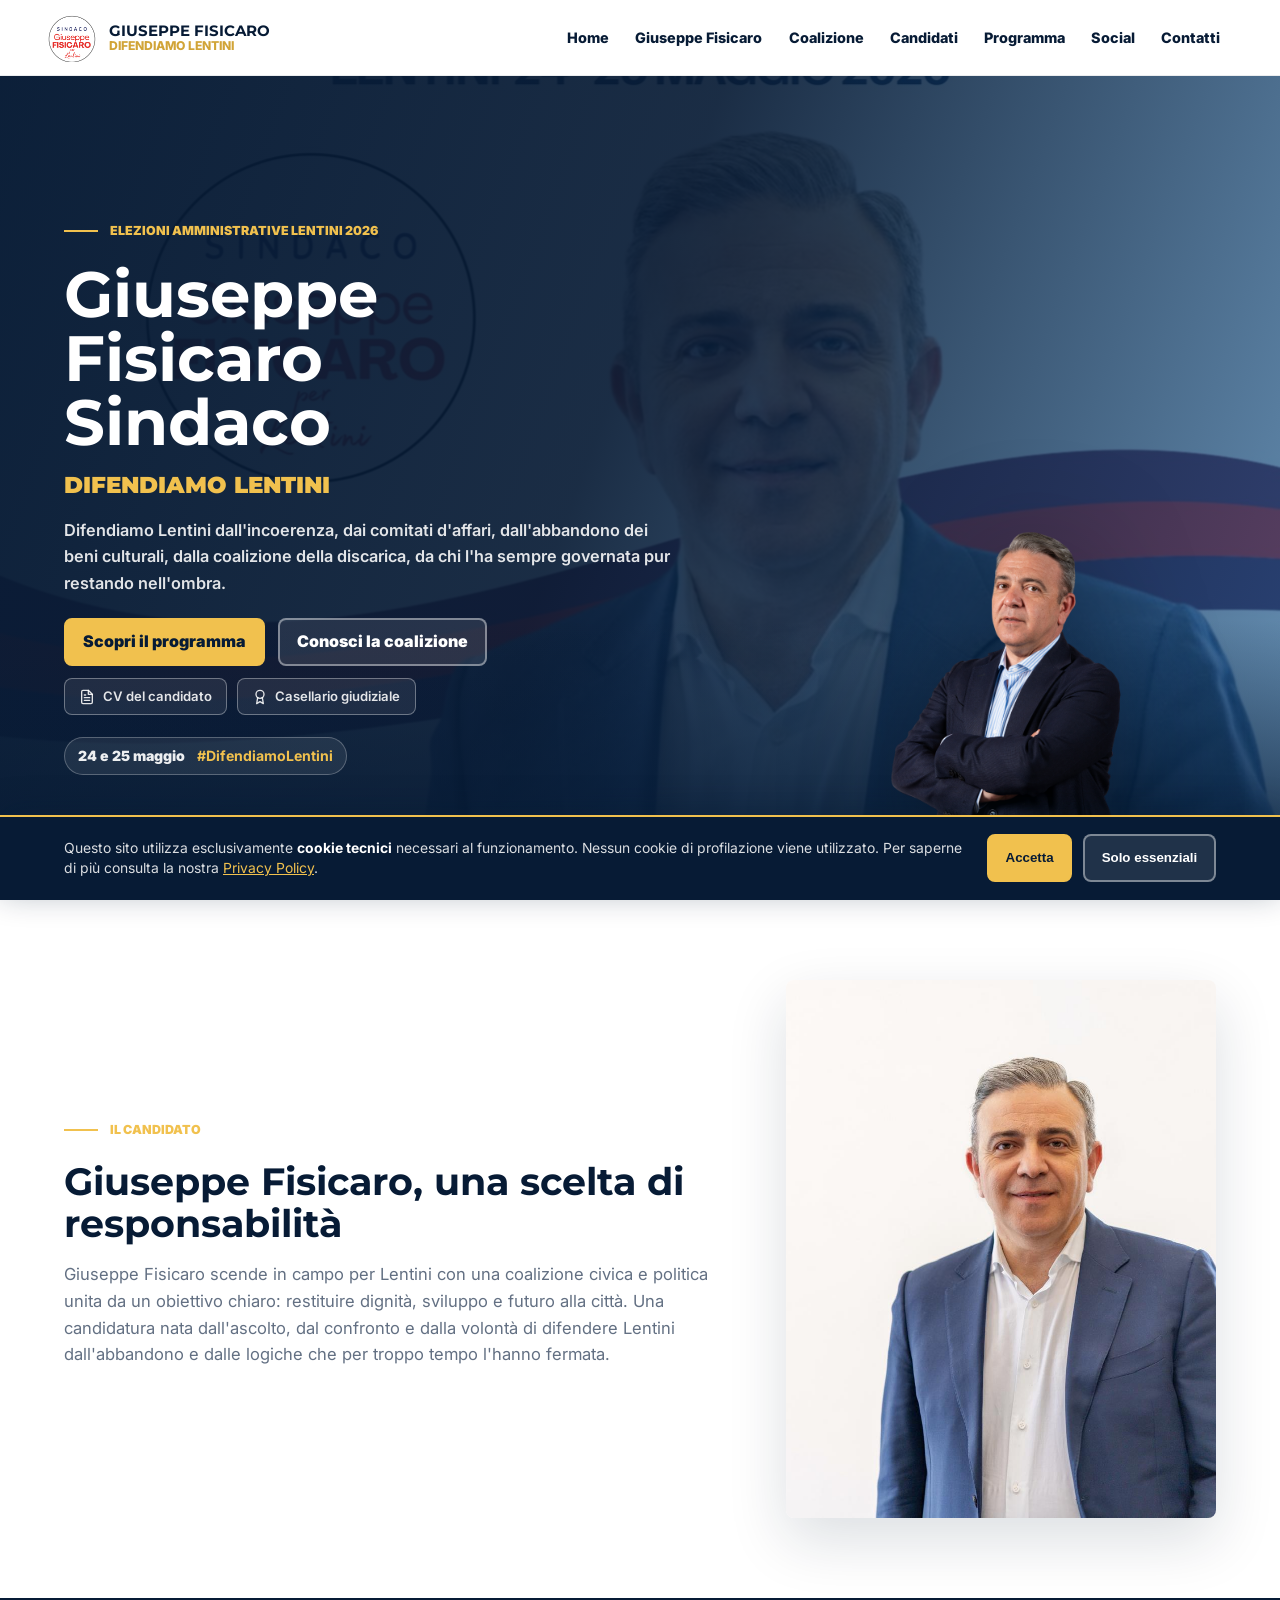
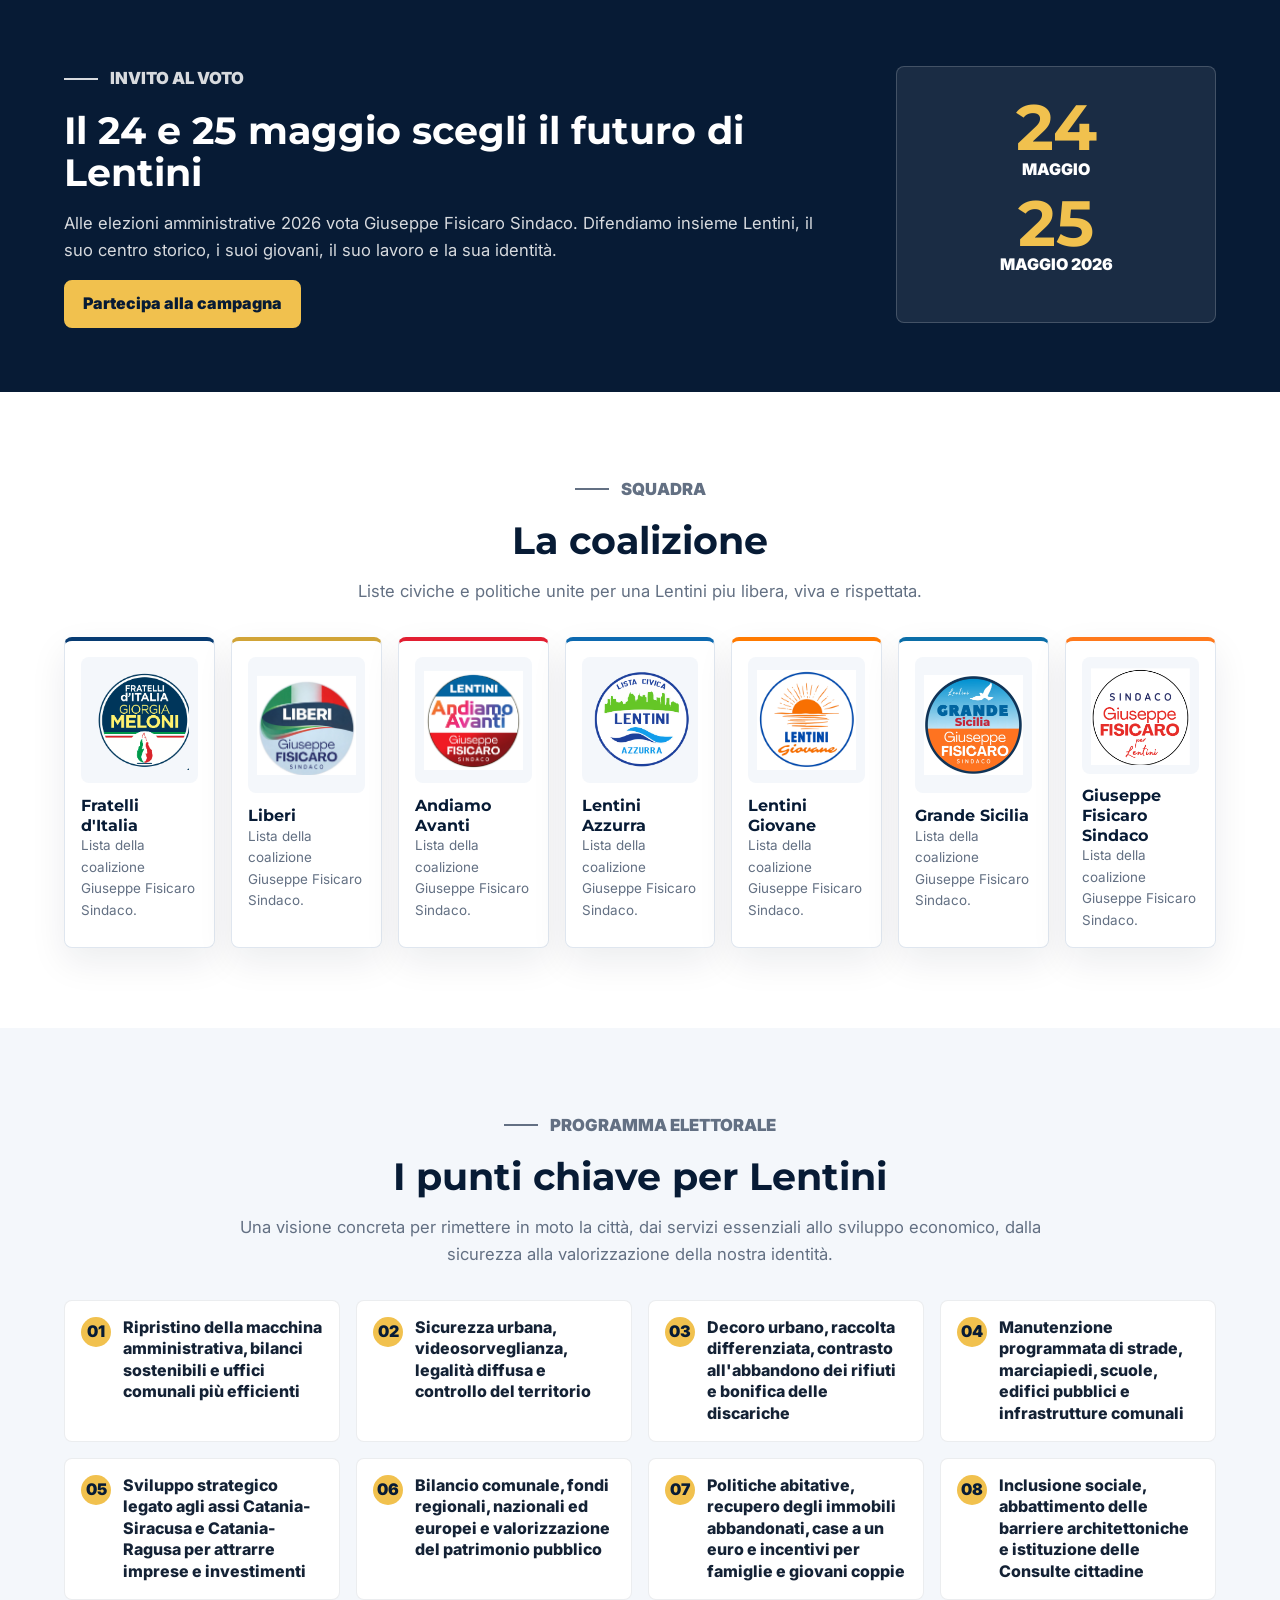
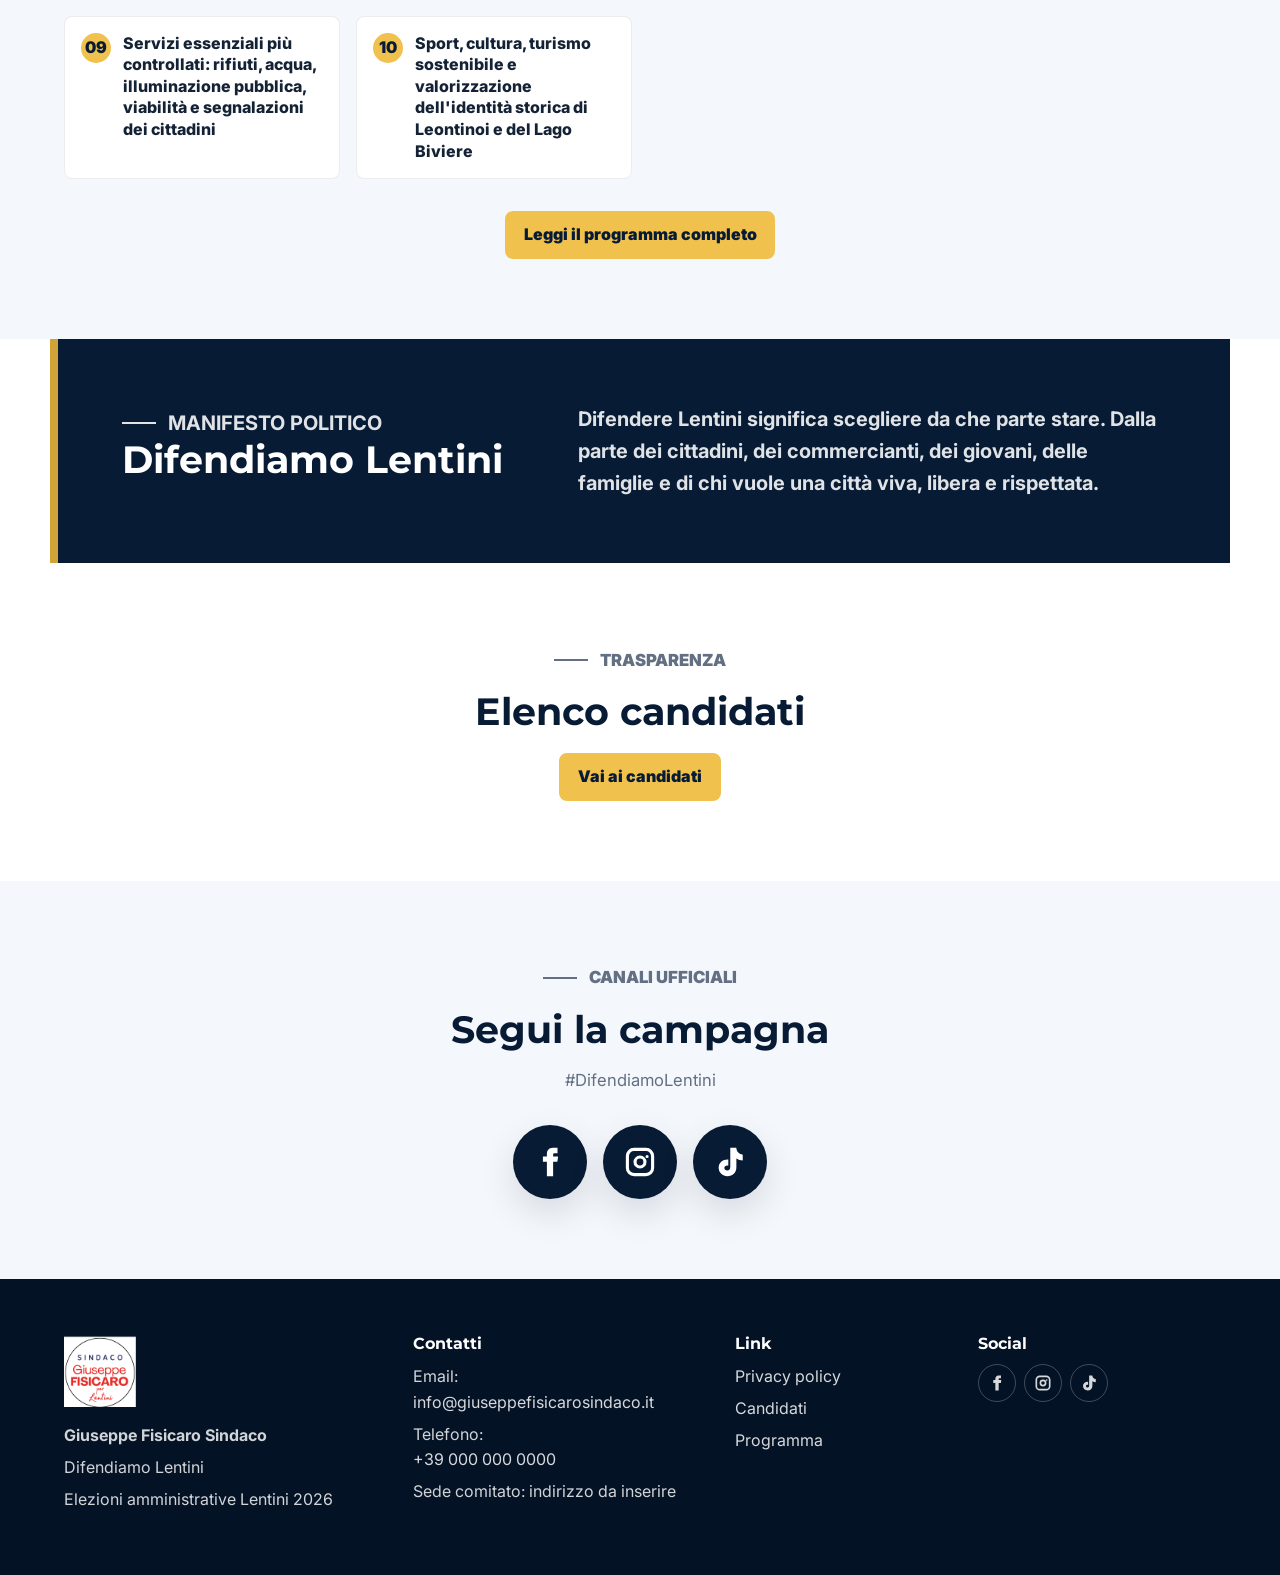
<file: index.html>
<!doctype html>
<html lang="it">
  <head>
    <meta charset="utf-8">
    <meta name="viewport" content="width=device-width, initial-scale=1">
    <title>Giuseppe Fisicaro Sindaco | Difendiamo Lentini</title>
    <meta name="description" content="Sito ufficiale della coalizione di Giuseppe Fisicaro candidato sindaco di Lentini alle elezioni amministrative 2026 del 24 e 25 maggio.">
    <meta name="theme-color" content="#071b35">
    <meta property="og:title" content="Giuseppe Fisicaro Sindaco | Difendiamo Lentini">
    <meta property="og:description" content="Coalizione, liste, candidati e programma per le elezioni amministrative Lentini 2026.">
    <meta property="og:type" content="website">
    <meta property="og:image" content="assets/img/social-fisicaro.png">
    <link rel="preconnect" href="https://fonts.googleapis.com">
    <link rel="preconnect" href="https://fonts.gstatic.com" crossorigin>
    <link href="https://fonts.googleapis.com/css2?family=Inter:wght@400;500;600;700;800&family=Montserrat:wght@700;800;900&display=swap" rel="stylesheet">
    <link rel="stylesheet" href="assets/css/styles.css?v=20260517-sindaco-docs">
  </head>
  <body>
    <header class="site-header" data-header>
      <a class="brand" href="index.html#home" aria-label="Giuseppe Fisicaro Sindaco">
        <img src="assets/img/logo-fisicaro.png" alt="Logo Giuseppe Fisicaro Sindaco">
        <span>
          <strong>Giuseppe Fisicaro</strong>
          <small>Difendiamo Lentini</small>
        </span>
      </a>

      <button class="nav-toggle" type="button" data-nav-toggle aria-label="Apri menu" aria-expanded="false">
        <span></span>
        <span></span>
        <span></span>
      </button>

      <nav class="main-nav" data-nav aria-label="Navigazione principale">
        <a href="index.html#home">Home</a>
        <a href="index.html#giuseppe-fisicaro">Giuseppe Fisicaro</a>
        <a href="index.html#coalizione">Coalizione</a>
        <a href="candidati.html">Candidati</a>
        <a href="programma.html">Programma</a>
        <a href="index.html#social">Social</a>
        <a href="#contatti">Contatti</a>
      </nav>
    </header>

    <main id="home">
      <section class="hero">
        <div class="hero-bg" aria-hidden="true"></div>
        <div class="hero-content">
          <p class="eyebrow">Elezioni amministrative Lentini 2026</p>
          <h1>Giuseppe Fisicaro Sindaco</h1>
          <p class="hero-kicker">Difendiamo Lentini</p>
          <p class="hero-copy">Difendiamo Lentini dall'incoerenza, dai comitati d'affari, dall'abbandono dei beni culturali, dalla coalizione della discarica, da chi l'ha sempre governata pur restando nell'ombra.</p>
          <div class="hero-actions" aria-label="Azioni principali">
            <a class="btn btn-primary" href="programma.html">Scopri il programma</a>
            <a class="btn btn-secondary" href="#coalizione">Conosci la coalizione</a>
          </div>
          <div class="hero-docs" aria-label="Documenti del candidato">
            <a class="btn-doc" href="assets/docs/cv-sindaco.pdf" target="_blank" rel="noopener noreferrer" aria-label="CV di Giuseppe Fisicaro">
              <svg viewBox="0 0 24 24" fill="none" stroke="currentColor" stroke-width="2" stroke-linecap="round" stroke-linejoin="round" aria-hidden="true"><path d="M14 2H6a2 2 0 0 0-2 2v16a2 2 0 0 0 2 2h12a2 2 0 0 0 2-2V8z"/><polyline points="14 2 14 8 20 8"/><line x1="16" y1="13" x2="8" y2="13"/><line x1="16" y1="17" x2="8" y2="17"/><polyline points="10 9 9 9 8 9"/></svg>
              CV del candidato
            </a>
            <a class="btn-doc" href="assets/docs/casellario-sindaco.pdf" target="_blank" rel="noopener noreferrer" aria-label="Casellario giudiziale di Giuseppe Fisicaro">
              <svg viewBox="0 0 24 24" fill="none" stroke="currentColor" stroke-width="2" stroke-linecap="round" stroke-linejoin="round" aria-hidden="true"><circle cx="12" cy="8" r="6"/><path d="M15.477 12.89 17 22l-5-3-5 3 1.523-9.11"/></svg>
              Casellario giudiziale
            </a>
          </div>
          <div class="hero-meta" aria-label="Informazioni voto">
            <span>24 e 25 maggio</span>
            <strong>#DifendiamoLentini</strong>
          </div>
        </div>
        <div class="hero-portrait" aria-hidden="true">
          <img src="assets/img/giuseppe-fisicaro.png" alt="">
        </div>
      </section>

      <section class="section candidate-section reveal" id="giuseppe-fisicaro">
        <div class="section-grid">
          <div class="section-copy">
            <p class="section-label">Il candidato</p>
            <h2>Giuseppe Fisicaro, una scelta di responsabilità</h2>
            <p>Giuseppe Fisicaro scende in campo per Lentini con una coalizione civica e politica unita da un obiettivo chiaro: restituire dignità, sviluppo e futuro alla città. Una candidatura nata dall'ascolto, dal confronto e dalla volontà di difendere Lentini dall'abbandono e dalle logiche che per troppo tempo l'hanno fermata.</p>
          </div>
          <figure class="portrait-card">
            <img src="assets/img/fisicaro-lista.jpeg" alt="Giuseppe Fisicaro">
          </figure>
        </div>
      </section>

      <section class="vote-band reveal" id="voto">
        <div class="vote-content">
          <p class="section-label">Invito al voto</p>
          <h2>Il 24 e 25 maggio scegli il futuro di Lentini</h2>
          <p>Alle elezioni amministrative 2026 vota Giuseppe Fisicaro Sindaco. Difendiamo insieme Lentini, il suo centro storico, i suoi giovani, il suo lavoro e la sua identità.</p>
          <a class="btn btn-primary" href="#contatti">Partecipa alla campagna</a>
        </div>
        <div class="date-panel" aria-label="Date elettorali">
          <strong>24</strong>
          <span>maggio</span>
          <strong>25</strong>
          <span>maggio 2026</span>
        </div>
      </section>

      <section class="section reveal" id="coalizione">
        <div class="section-heading">
          <p class="section-label">Squadra</p>
          <h2>La coalizione</h2>
          <p>Liste civiche e politiche unite per una Lentini piu libera, viva e rispettata.</p>
        </div>
        <div class="coalition-grid" data-coalition-grid></div>
      </section>

      <section class="section program-section reveal" id="programma">
        <div class="section-heading">
          <p class="section-label">Programma elettorale</p>
          <h2>I punti chiave per Lentini</h2>
          <p>Una visione concreta per rimettere in moto la città, dai servizi essenziali allo sviluppo economico, dalla sicurezza alla valorizzazione della nostra identità.</p>
        </div>
        <div class="program-grid" data-program-grid></div>
        <div class="section-actions">
          <a class="btn btn-primary" href="programma.html">Leggi il programma completo</a>
        </div>
      </section>

      <section class="manifesto reveal" id="manifesto">
        <div>
          <p class="section-label">Manifesto politico</p>
          <h2>Difendiamo Lentini</h2>
        </div>
        <p>Difendere Lentini significa scegliere da che parte stare. Dalla parte dei cittadini, dei commercianti, dei giovani, delle famiglie e di chi vuole una città viva, libera e rispettata.</p>
      </section>

      <section class="section candidates-preview reveal">
        <div class="section-heading">
          <p class="section-label">Trasparenza</p>
          <h2>Elenco candidati</h2>
        </div>
        <div class="preview-actions">
          <a class="btn btn-primary" href="candidati.html">Vai ai candidati</a>
        </div>
      </section>

      <section class="social-section reveal" id="social">
        <div class="section-heading">
          <p class="section-label">Canali ufficiali</p>
          <h2>Segui la campagna</h2>
          <p>#DifendiamoLentini</p>
        </div>
        <div class="social-links" data-social-links></div>
      </section>
    </main>

    <footer class="site-footer" id="contatti">
      <div>
        <img src="assets/img/logo-fisicaro.png" alt="Logo Giuseppe Fisicaro Sindaco">
        <p><strong>Giuseppe Fisicaro Sindaco</strong></p>
        <p>Difendiamo Lentini</p>
        <p>Elezioni amministrative Lentini 2026</p>
      </div>
      <div>
        <h2>Contatti</h2>
        <p>Email: <a href="mailto:info@giuseppefisicarosindaco.it">info@giuseppefisicarosindaco.it</a></p>
        <p>Telefono: <a href="tel:+390000000000">+39 000 000 0000</a></p>
        <p>Sede comitato: indirizzo da inserire</p>
      </div>
      <div>
        <h2>Link</h2>
        <a href="privacy.html">Privacy policy</a>
        <a href="candidati.html">Candidati</a>
        <a href="programma.html">Programma</a>
      </div>
      <div>
        <h2>Social</h2>
        <div class="footer-social" data-footer-social></div>
      </div>
    </footer>

    <script src="assets/js/main.js?v=20260514-fdi" defer></script>
  </body>
</html>
</file>
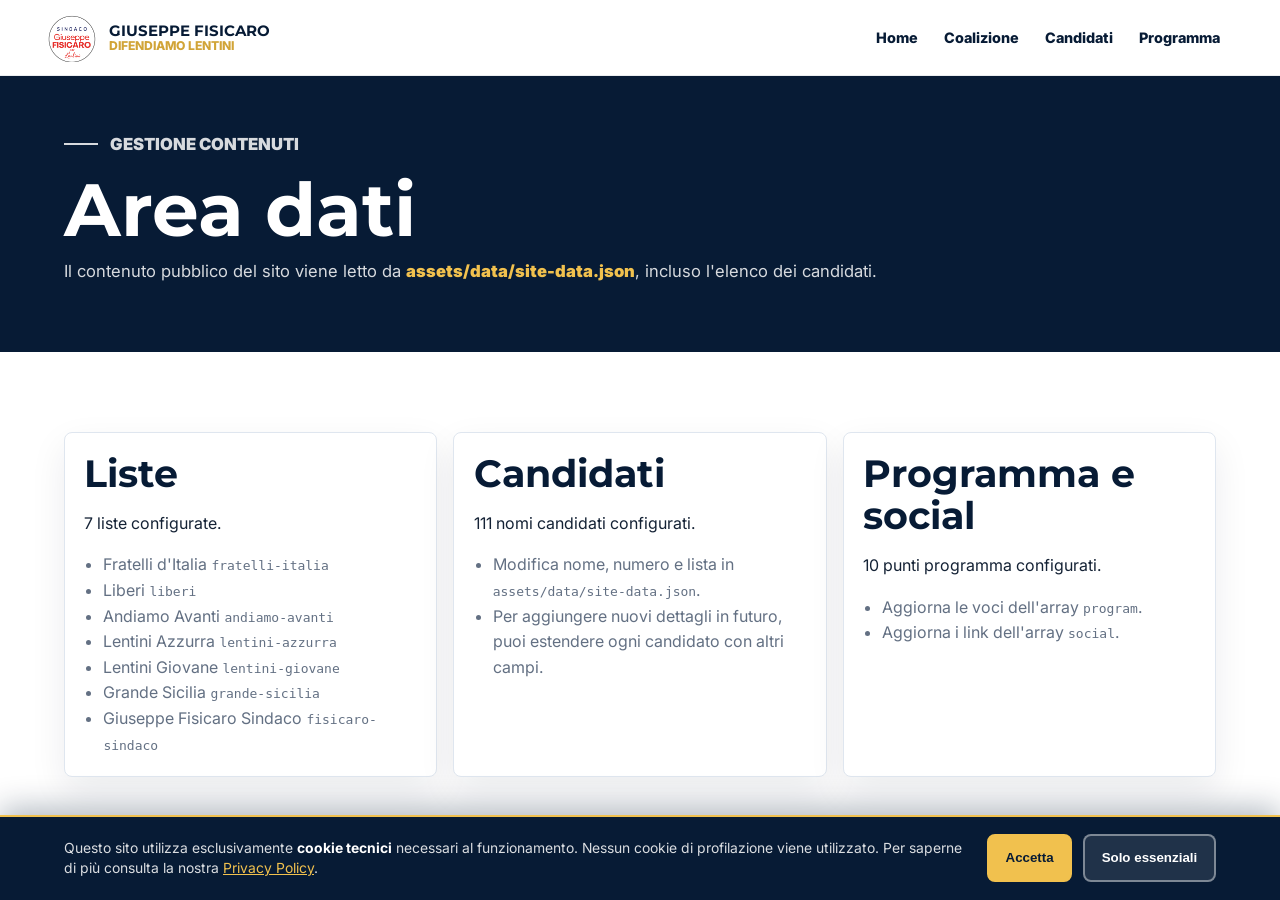
<file: admin-data.html>
<!doctype html>
<html lang="it">
  <head>
    <meta charset="utf-8">
    <meta name="viewport" content="width=device-width, initial-scale=1">
    <title>Area dati | Giuseppe Fisicaro Sindaco</title>
    <meta name="description" content="Area dati per aggiornare liste, candidati, programma e link social del sito Giuseppe Fisicaro Sindaco.">
    <meta name="robots" content="noindex">
    <link rel="preconnect" href="https://fonts.googleapis.com">
    <link rel="preconnect" href="https://fonts.gstatic.com" crossorigin>
    <link href="https://fonts.googleapis.com/css2?family=Inter:wght@400;500;600;700;800&family=Montserrat:wght@700;800;900&display=swap" rel="stylesheet">
    <link rel="stylesheet" href="assets/css/styles.css?v=20260511-hero-low3">
  </head>
  <body>
    <header class="site-header" data-header>
      <a class="brand" href="index.html#home" aria-label="Giuseppe Fisicaro Sindaco">
        <img src="assets/img/logo-fisicaro.png" alt="Logo Giuseppe Fisicaro Sindaco">
        <span>
          <strong>Giuseppe Fisicaro</strong>
          <small>Difendiamo Lentini</small>
        </span>
      </a>
      <button class="nav-toggle" type="button" data-nav-toggle aria-label="Apri menu" aria-expanded="false">
        <span></span>
        <span></span>
        <span></span>
      </button>
      <nav class="main-nav" data-nav aria-label="Navigazione principale">
        <a href="index.html#home">Home</a>
        <a href="index.html#coalizione">Coalizione</a>
        <a href="candidati.html">Candidati</a>
        <a href="programma.html">Programma</a>
      </nav>
    </header>

    <main>
      <section class="page-hero compact">
        <p class="eyebrow">Gestione contenuti</p>
        <h1>Area dati</h1>
        <p>Il contenuto pubblico del sito viene letto da <a href="assets/data/site-data.json">assets/data/site-data.json</a>, incluso l'elenco dei candidati.</p>
      </section>

      <section class="section data-admin">
        <div class="data-panels" data-admin-panels></div>
      </section>
    </main>

    <script src="assets/js/main.js?v=20260501-responsive-social" defer></script>
    <script src="assets/js/admin-data.js?v=20260501-responsive-social" defer></script>
  </body>
</html>
</file>
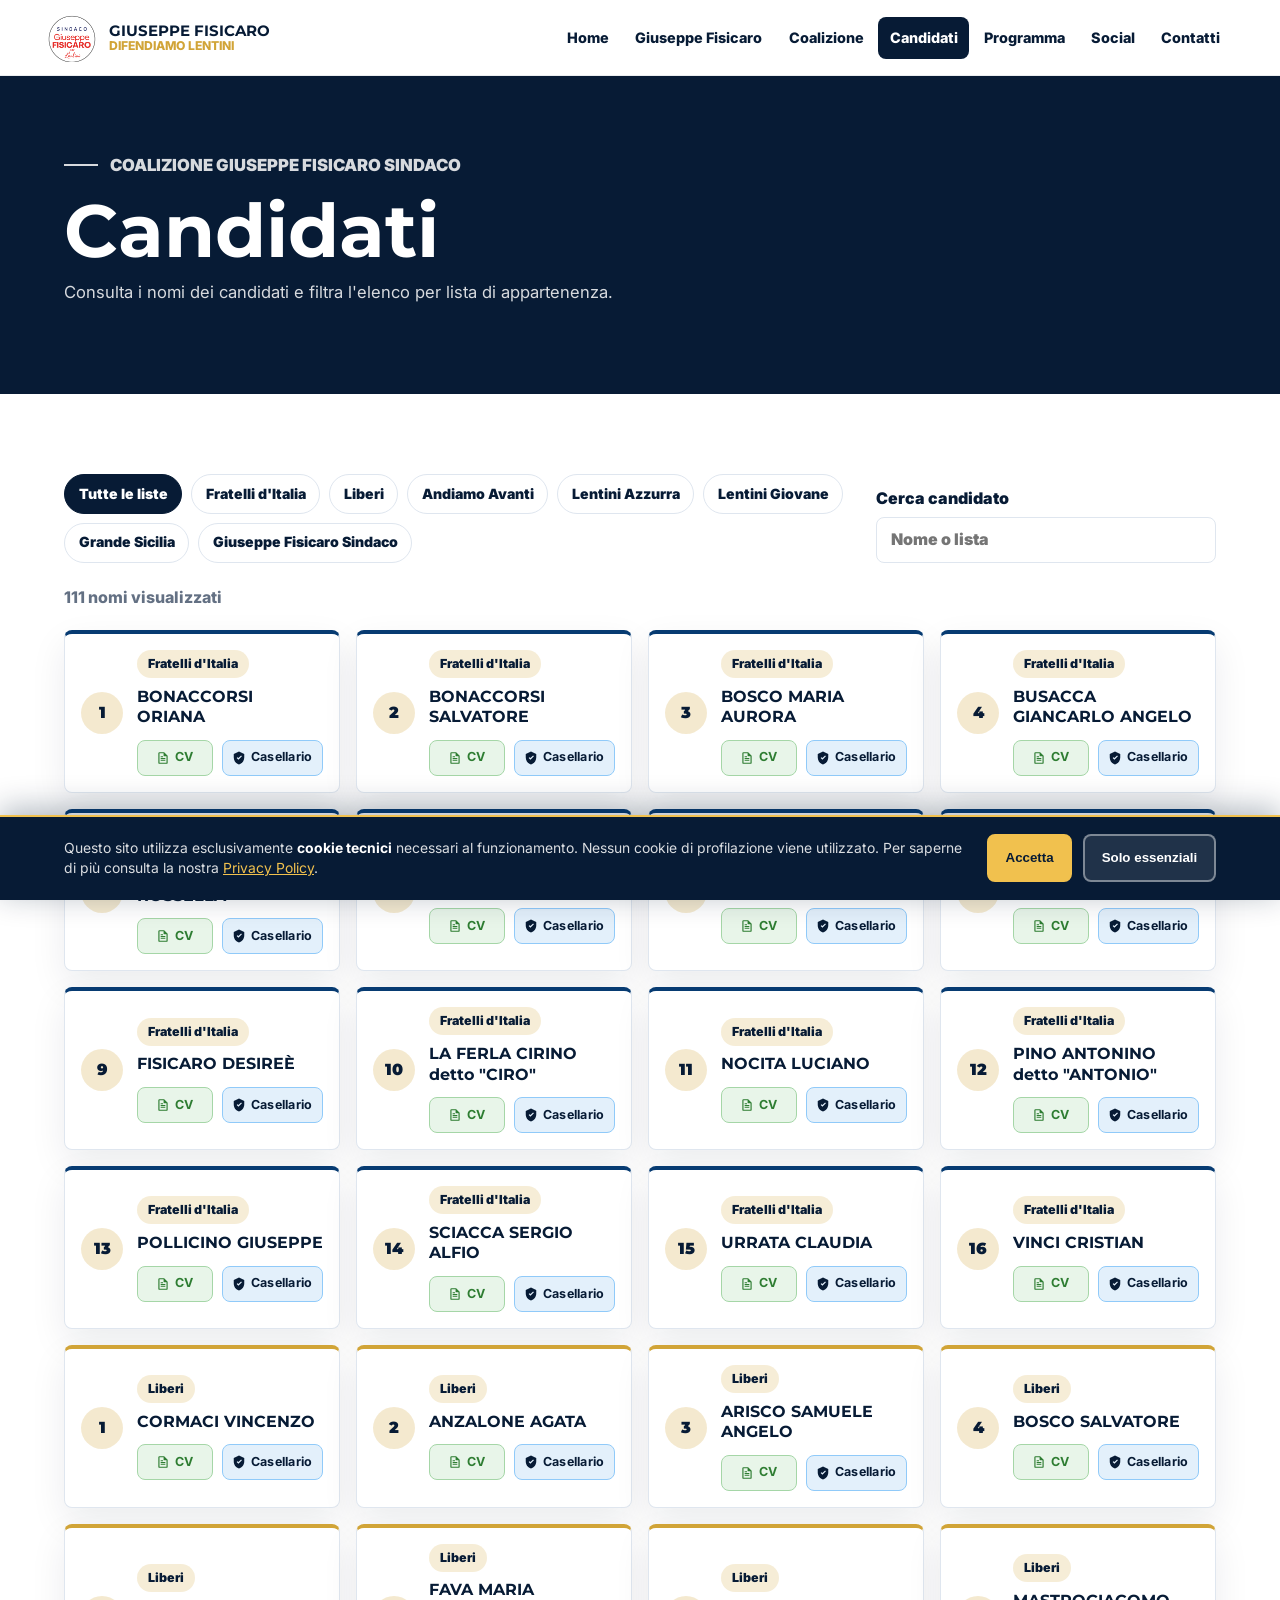
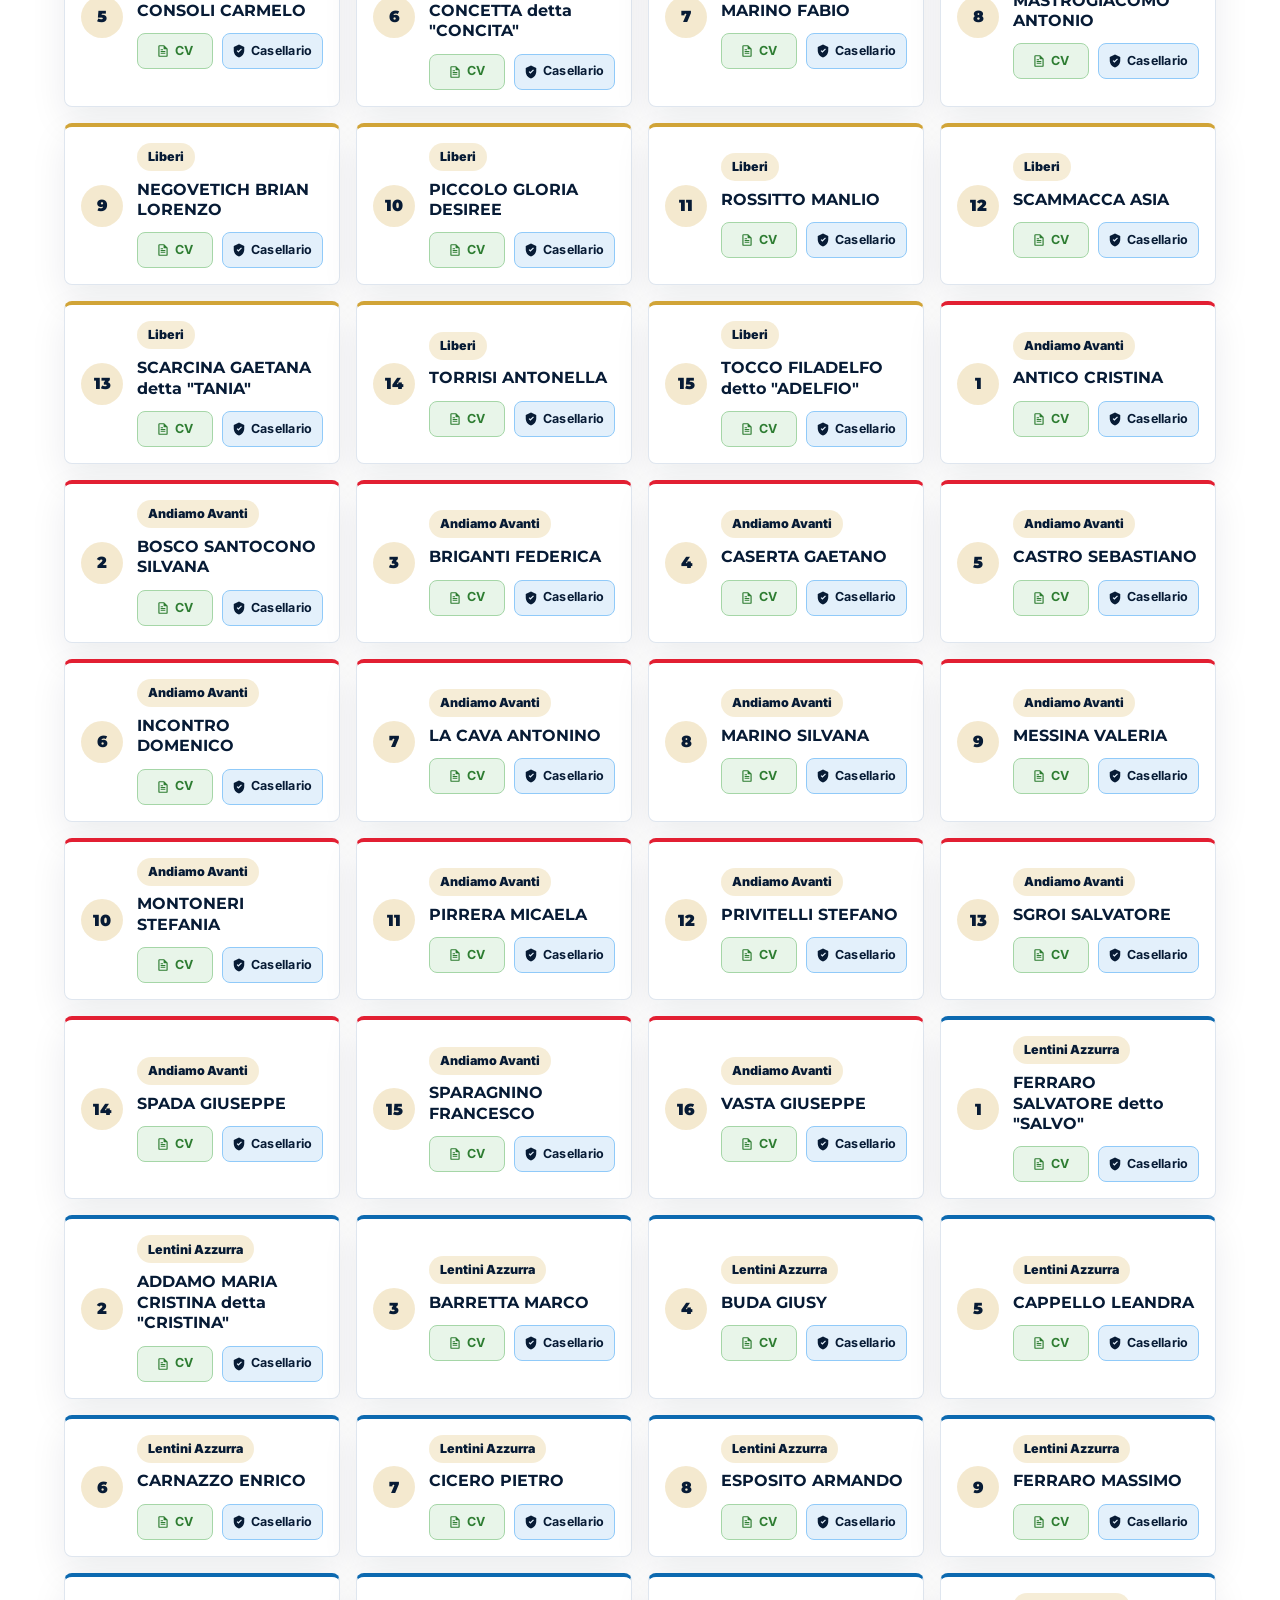
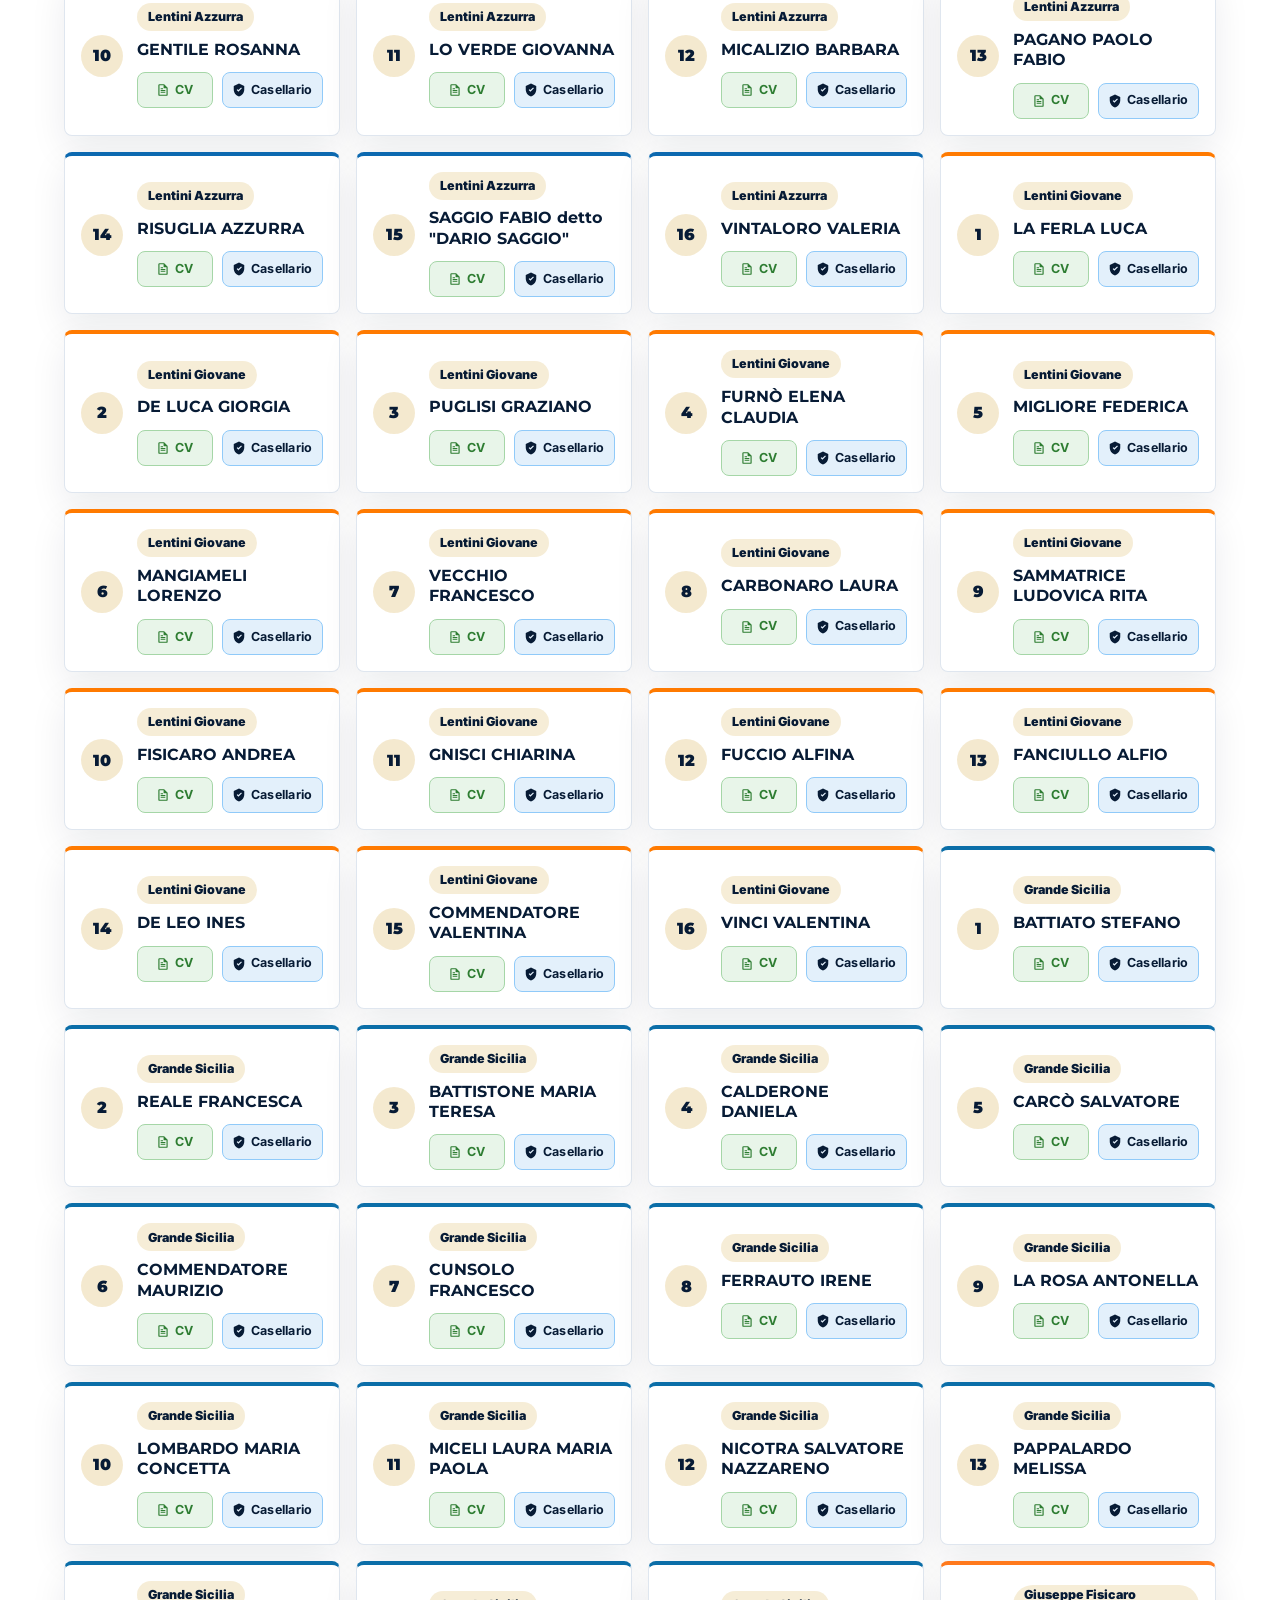
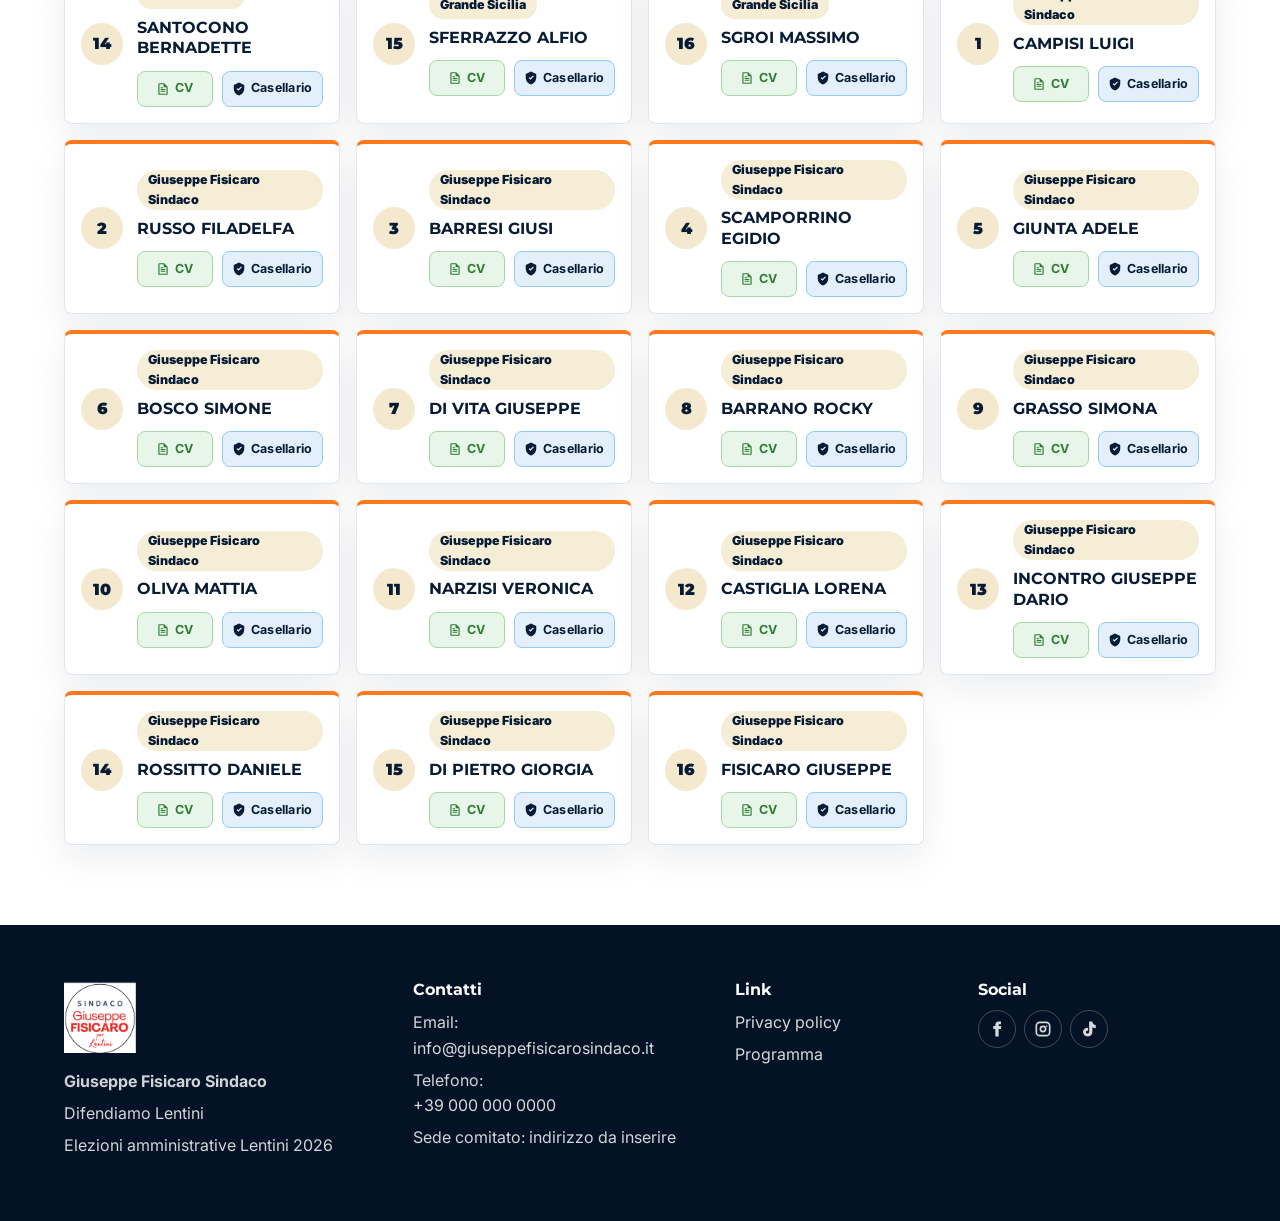
<file: candidati.html>
<!doctype html>
<html lang="it">
  <head>
    <meta charset="utf-8">
    <meta name="viewport" content="width=device-width, initial-scale=1">
    <title>Candidati | Giuseppe Fisicaro Sindaco</title>
    <meta name="description" content="Elenco dei candidati della coalizione Giuseppe Fisicaro Sindaco per le elezioni amministrative Lentini 2026, filtrabile per lista.">
    <meta name="theme-color" content="#071b35">
    <meta property="og:title" content="Candidati | Giuseppe Fisicaro Sindaco">
    <meta property="og:description" content="Consulta l'elenco dei candidati della coalizione.">
    <meta property="og:type" content="website">
    <meta property="og:image" content="assets/img/social-fisicaro.png">
    <link rel="preconnect" href="https://fonts.googleapis.com">
    <link rel="preconnect" href="https://fonts.gstatic.com" crossorigin>
    <link href="https://fonts.googleapis.com/css2?family=Inter:wght@400;500;600;700;800&family=Montserrat:wght@700;800;900&display=swap" rel="stylesheet">
    <link rel="stylesheet" href="assets/css/styles.css?v=20260511-privacy">
  </head>
  <body>
    <header class="site-header" data-header>
      <a class="brand" href="index.html#home" aria-label="Giuseppe Fisicaro Sindaco">
        <img src="assets/img/logo-fisicaro.png" alt="Logo Giuseppe Fisicaro Sindaco">
        <span>
          <strong>Giuseppe Fisicaro</strong>
          <small>Difendiamo Lentini</small>
        </span>
      </a>

      <button class="nav-toggle" type="button" data-nav-toggle aria-label="Apri menu" aria-expanded="false">
        <span></span>
        <span></span>
        <span></span>
      </button>

      <nav class="main-nav" data-nav aria-label="Navigazione principale">
        <a href="index.html#home">Home</a>
        <a href="index.html#giuseppe-fisicaro">Giuseppe Fisicaro</a>
        <a href="index.html#coalizione">Coalizione</a>
        <a class="is-active" href="candidati.html">Candidati</a>
        <a href="programma.html">Programma</a>
        <a href="index.html#social">Social</a>
        <a href="#contatti">Contatti</a>
      </nav>
    </header>

    <main>
      <section class="page-hero">
        <p class="eyebrow">Coalizione Giuseppe Fisicaro Sindaco</p>
        <h1>Candidati</h1>
        <p>Consulta i nomi dei candidati e filtra l'elenco per lista di appartenenza.</p>
      </section>

      <section class="section candidates-page">
        <div class="candidate-tools">
          <div class="filter-list" data-list-filters aria-label="Filtra per lista"></div>
          <label class="search-field">
            <span>Cerca candidato</span>
            <input type="search" data-candidate-search placeholder="Nome o lista">
          </label>
        </div>
        <p class="result-count" data-result-count></p>
        <div class="candidates-grid" data-candidates-grid></div>
      </section>
    </main>

    <footer class="site-footer" id="contatti">
      <div>
        <img src="assets/img/logo-fisicaro.png" alt="Logo Giuseppe Fisicaro Sindaco">
        <p><strong>Giuseppe Fisicaro Sindaco</strong></p>
        <p>Difendiamo Lentini</p>
        <p>Elezioni amministrative Lentini 2026</p>
      </div>
      <div>
        <h2>Contatti</h2>
        <p>Email: <a href="mailto:info@giuseppefisicarosindaco.it">info@giuseppefisicarosindaco.it</a></p>
        <p>Telefono: <a href="tel:+390000000000">+39 000 000 0000</a></p>
        <p>Sede comitato: indirizzo da inserire</p>
      </div>
      <div>
        <h2>Link</h2>
        <a href="privacy.html">Privacy policy</a>
        <a href="programma.html">Programma</a>
      </div>
      <div>
        <h2>Social</h2>
        <div class="footer-social" data-footer-social></div>
      </div>
    </footer>

    <script src="assets/js/main.js?v=20260517-docs" defer></script>
    <script src="assets/js/candidati.js?v=20260517-docs" defer></script>
  </body>
</html>
</file>
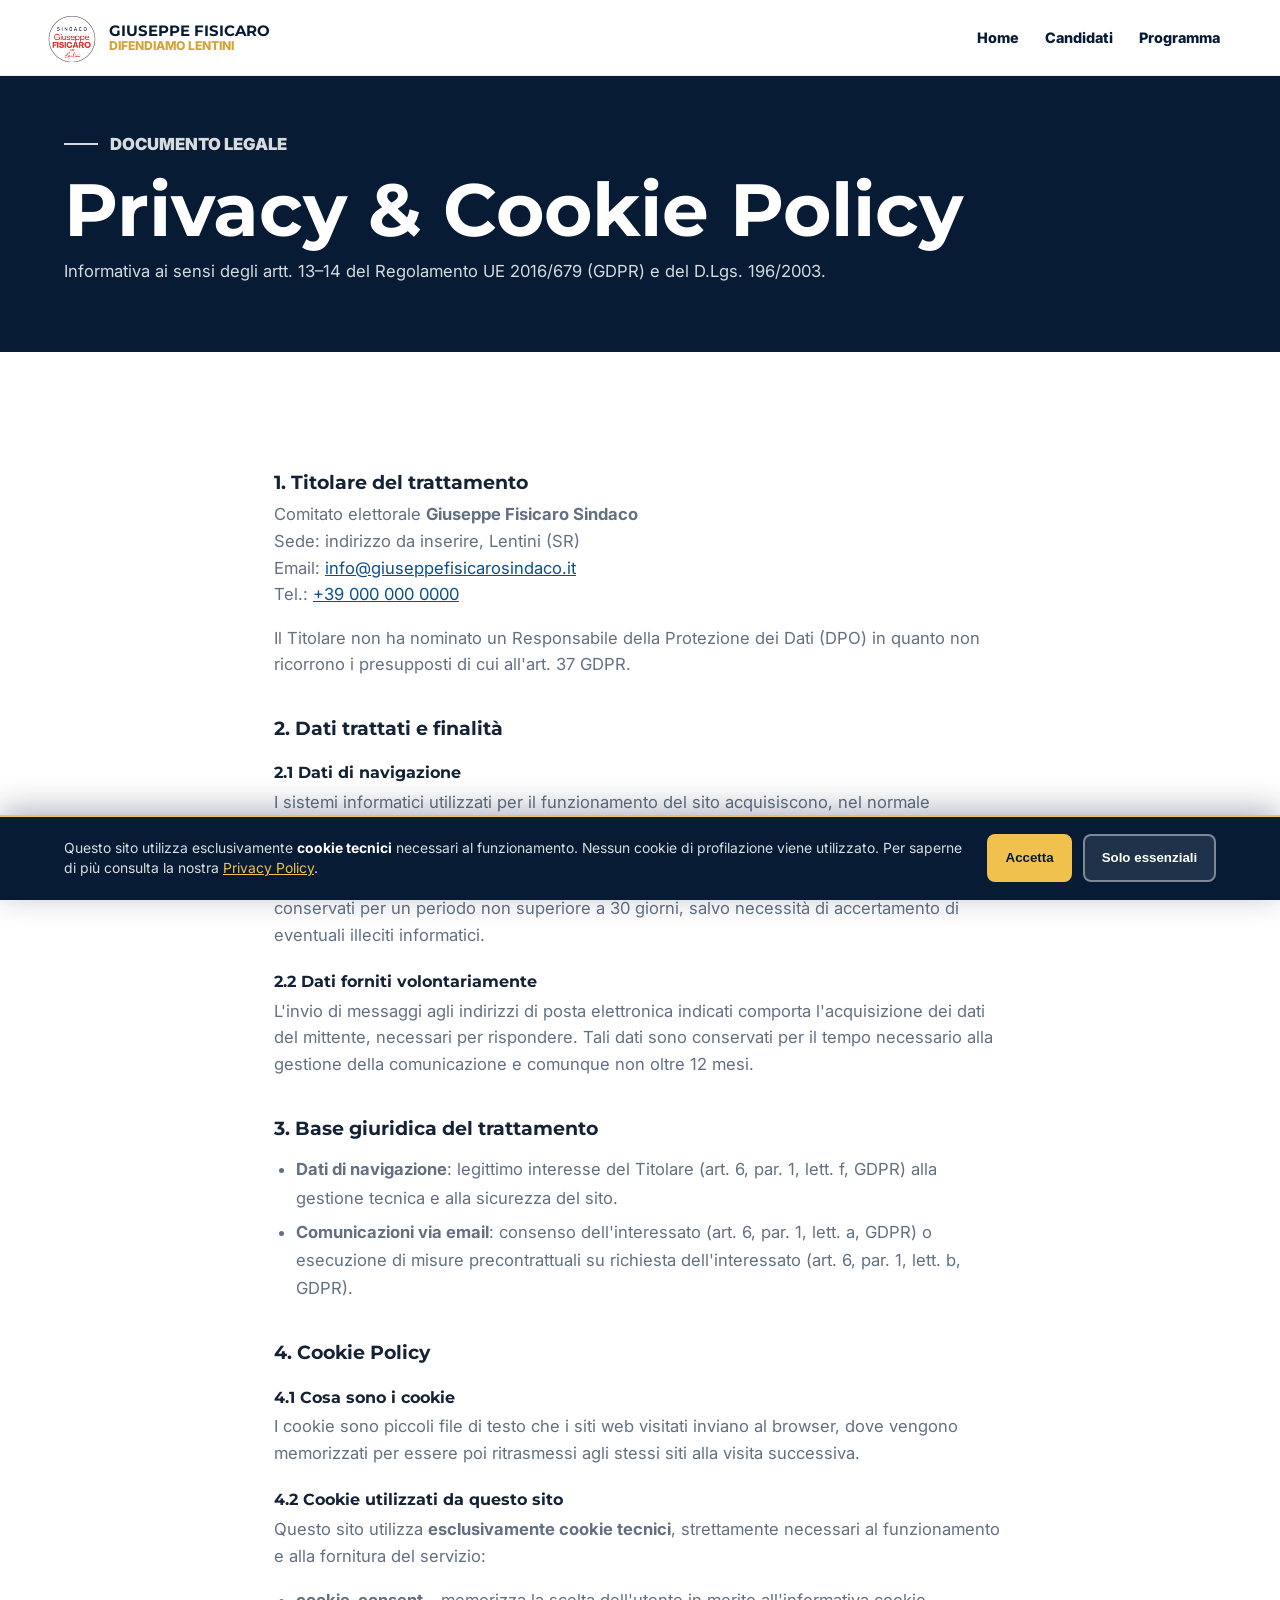
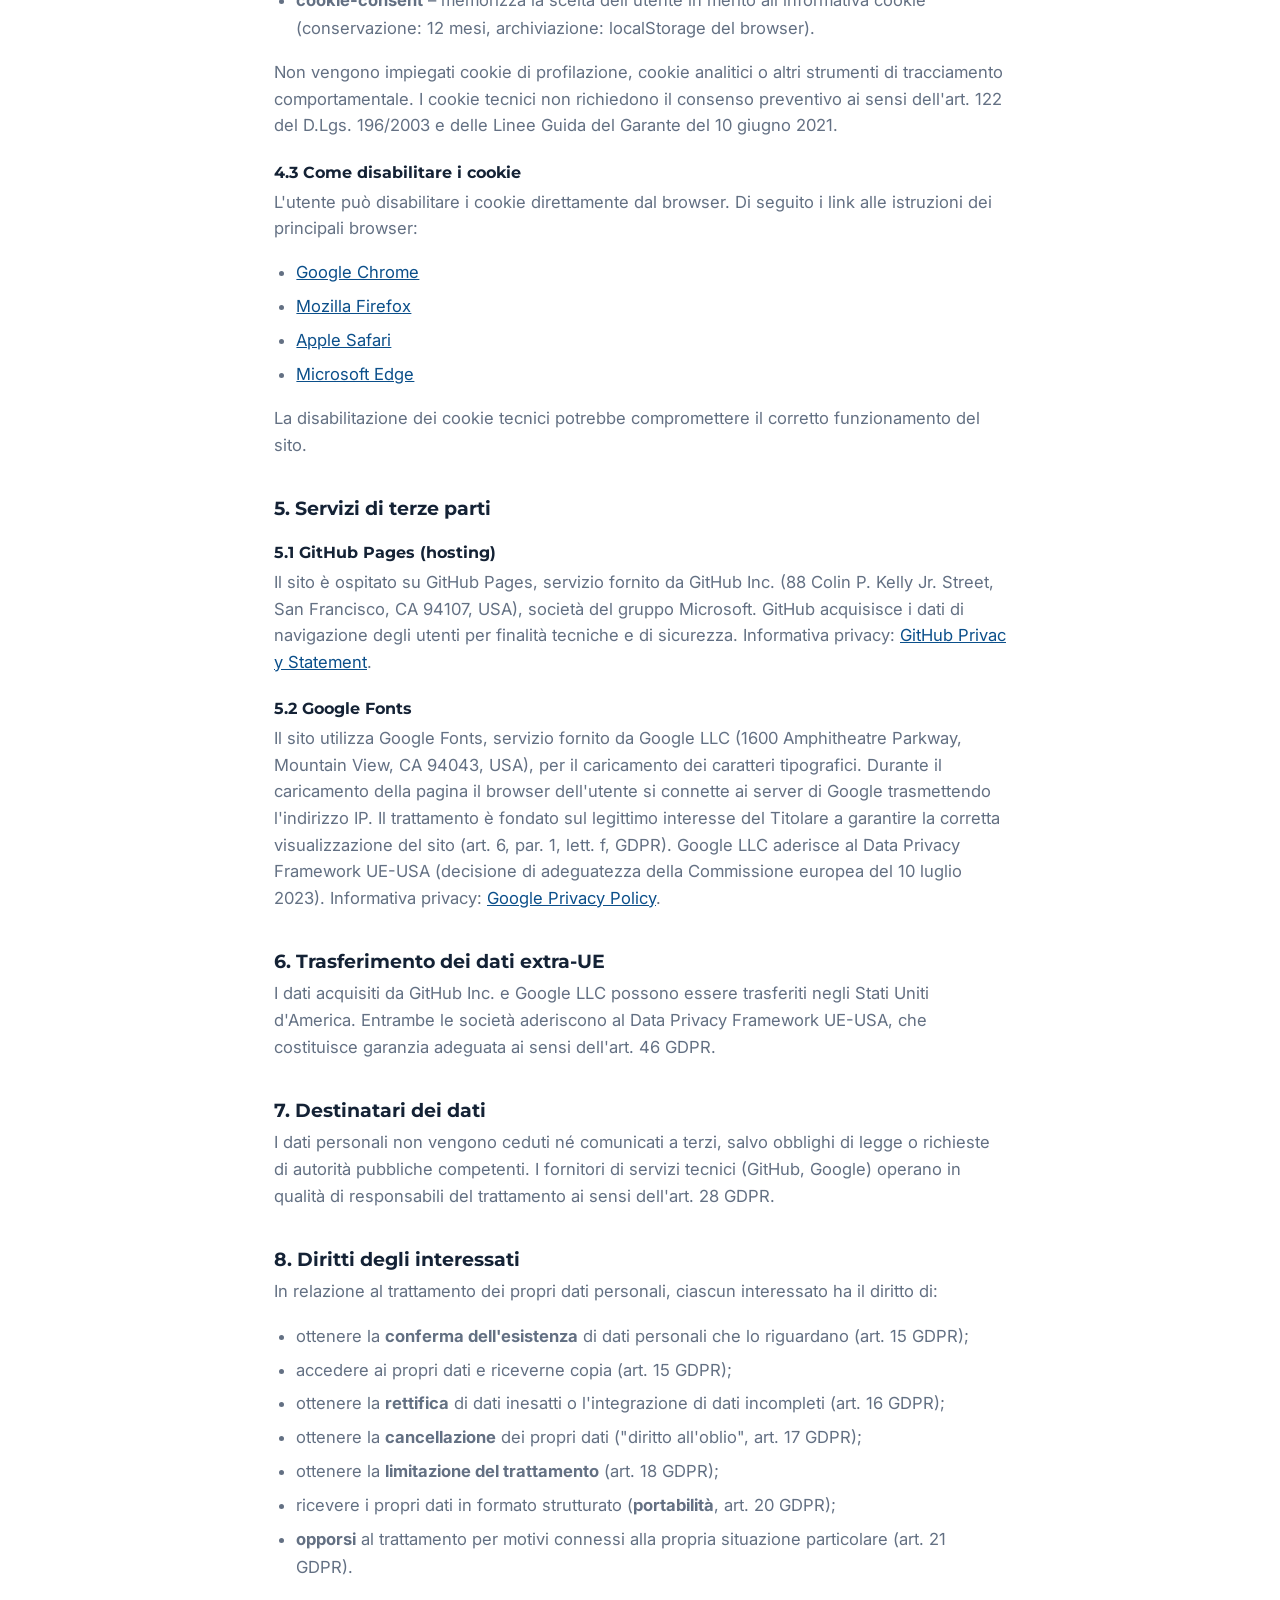
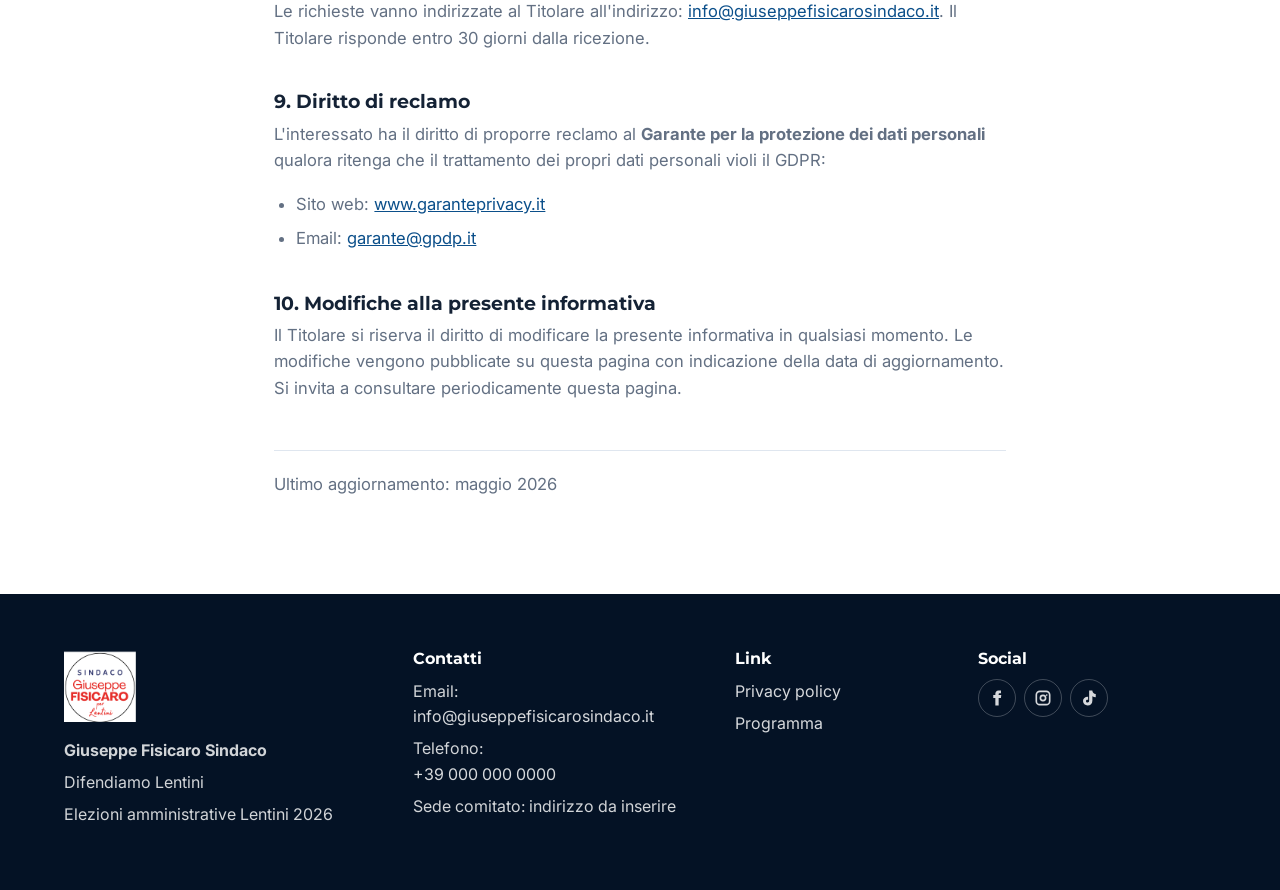
<file: privacy.html>
<!doctype html>
<html lang="it">
  <head>
    <meta charset="utf-8">
    <meta name="viewport" content="width=device-width, initial-scale=1">
    <title>Privacy Policy &amp; Cookie Policy | Giuseppe Fisicaro Sindaco</title>
    <meta name="description" content="Informativa sul trattamento dei dati personali e cookie policy del sito Giuseppe Fisicaro Sindaco, ai sensi del Regolamento UE 2016/679 (GDPR).">
    <meta name="robots" content="noindex">
    <link rel="preconnect" href="https://fonts.googleapis.com">
    <link rel="preconnect" href="https://fonts.gstatic.com" crossorigin>
    <link href="https://fonts.googleapis.com/css2?family=Inter:wght@400;500;600;700;800&family=Montserrat:wght@700;800;900&display=swap" rel="stylesheet">
    <link rel="stylesheet" href="assets/css/styles.css?v=20260511-privacy">
  </head>
  <body>
    <header class="site-header" data-header>
      <a class="brand" href="index.html#home" aria-label="Giuseppe Fisicaro Sindaco">
        <img src="assets/img/logo-fisicaro.png" alt="Logo Giuseppe Fisicaro Sindaco">
        <span>
          <strong>Giuseppe Fisicaro</strong>
          <small>Difendiamo Lentini</small>
        </span>
      </a>
      <nav class="main-nav is-simple" aria-label="Navigazione principale">
        <a href="index.html#home">Home</a>
        <a href="candidati.html">Candidati</a>
        <a href="programma.html">Programma</a>
      </nav>
    </header>

    <main>
      <section class="page-hero compact">
        <p class="eyebrow">Documento legale</p>
        <h1>Privacy &amp; Cookie Policy</h1>
        <p>Informativa ai sensi degli artt.&nbsp;13–14 del Regolamento&nbsp;UE&nbsp;2016/679 (GDPR) e del D.Lgs.&nbsp;196/2003.</p>
      </section>

      <section class="section legal-text">

        <h2>1. Titolare del trattamento</h2>
        <p>Comitato elettorale <strong>Giuseppe Fisicaro Sindaco</strong><br>
        Sede: indirizzo da inserire, Lentini (SR)<br>
        Email: <a href="mailto:info@giuseppefisicarosindaco.it">info@giuseppefisicarosindaco.it</a><br>
        Tel.: <a href="tel:+390000000000">+39 000 000 0000</a></p>
        <p>Il Titolare non ha nominato un Responsabile della Protezione dei Dati (DPO) in quanto non ricorrono i presupposti di cui all'art.&nbsp;37 GDPR.</p>

        <h2>2. Dati trattati e finalità</h2>

        <h3>2.1 Dati di navigazione</h3>
        <p>I sistemi informatici utilizzati per il funzionamento del sito acquisiscono, nel normale esercizio, alcuni dati personali la cui trasmissione è implicita nell'uso dei protocolli Internet. Si tratta di: indirizzi IP, tipo di browser, sistema operativo, pagine visitate, data e orario della richiesta. Questi dati sono trattati esclusivamente per finalità tecniche e di sicurezza e conservati per un periodo non superiore a 30 giorni, salvo necessità di accertamento di eventuali illeciti informatici.</p>

        <h3>2.2 Dati forniti volontariamente</h3>
        <p>L'invio di messaggi agli indirizzi di posta elettronica indicati comporta l'acquisizione dei dati del mittente, necessari per rispondere. Tali dati sono conservati per il tempo necessario alla gestione della comunicazione e comunque non oltre 12 mesi.</p>

        <h2>3. Base giuridica del trattamento</h2>
        <ul>
          <li><strong>Dati di navigazione</strong>: legittimo interesse del Titolare (art.&nbsp;6, par.&nbsp;1, lett.&nbsp;f, GDPR) alla gestione tecnica e alla sicurezza del sito.</li>
          <li><strong>Comunicazioni via email</strong>: consenso dell'interessato (art.&nbsp;6, par.&nbsp;1, lett.&nbsp;a, GDPR) o esecuzione di misure precontrattuali su richiesta dell'interessato (art.&nbsp;6, par.&nbsp;1, lett.&nbsp;b, GDPR).</li>
        </ul>

        <h2>4. Cookie Policy</h2>

        <h3>4.1 Cosa sono i cookie</h3>
        <p>I cookie sono piccoli file di testo che i siti web visitati inviano al browser, dove vengono memorizzati per essere poi ritrasmessi agli stessi siti alla visita successiva.</p>

        <h3>4.2 Cookie utilizzati da questo sito</h3>
        <p>Questo sito utilizza <strong>esclusivamente cookie tecnici</strong>, strettamente necessari al funzionamento e alla fornitura del servizio:</p>
        <ul>
          <li><strong>cookie-consent</strong> – memorizza la scelta dell'utente in merito all'informativa cookie (conservazione: 12 mesi, archiviazione: localStorage del browser).</li>
        </ul>
        <p>Non vengono impiegati cookie di profilazione, cookie analitici o altri strumenti di tracciamento comportamentale. I cookie tecnici non richiedono il consenso preventivo ai sensi dell'art.&nbsp;122 del D.Lgs.&nbsp;196/2003 e delle Linee Guida del Garante del 10 giugno 2021.</p>

        <h3>4.3 Come disabilitare i cookie</h3>
        <p>L'utente può disabilitare i cookie direttamente dal browser. Di seguito i link alle istruzioni dei principali browser:</p>
        <ul>
          <li><a href="https://support.google.com/chrome/answer/95647" target="_blank" rel="noopener noreferrer">Google Chrome</a></li>
          <li><a href="https://support.mozilla.org/it/kb/Attivare%20e%20disattivare%20i%20cookie" target="_blank" rel="noopener noreferrer">Mozilla Firefox</a></li>
          <li><a href="https://support.apple.com/it-it/guide/safari/sfri11471/mac" target="_blank" rel="noopener noreferrer">Apple Safari</a></li>
          <li><a href="https://support.microsoft.com/it-it/windows/eliminare-e-gestire-i-cookie-168dab11-0753-043d-7c16-ede5947fc64d" target="_blank" rel="noopener noreferrer">Microsoft Edge</a></li>
        </ul>
        <p>La disabilitazione dei cookie tecnici potrebbe compromettere il corretto funzionamento del sito.</p>

        <h2>5. Servizi di terze parti</h2>

        <h3>5.1 GitHub Pages (hosting)</h3>
        <p>Il sito è ospitato su GitHub Pages, servizio fornito da GitHub Inc. (88 Colin P. Kelly Jr. Street, San Francisco, CA 94107, USA), società del gruppo Microsoft. GitHub acquisisce i dati di navigazione degli utenti per finalità tecniche e di sicurezza. Informativa privacy: <a href="https://docs.github.com/it/site-policy/privacy-policies/github-general-privacy-statement" target="_blank" rel="noopener noreferrer">GitHub Privacy Statement</a>.</p>

        <h3>5.2 Google Fonts</h3>
        <p>Il sito utilizza Google Fonts, servizio fornito da Google LLC (1600 Amphitheatre Parkway, Mountain View, CA 94043, USA), per il caricamento dei caratteri tipografici. Durante il caricamento della pagina il browser dell'utente si connette ai server di Google trasmettendo l'indirizzo IP. Il trattamento è fondato sul legittimo interesse del Titolare a garantire la corretta visualizzazione del sito (art.&nbsp;6, par.&nbsp;1, lett.&nbsp;f, GDPR). Google LLC aderisce al Data Privacy Framework UE-USA (decisione di adeguatezza della Commissione europea del 10 luglio 2023). Informativa privacy: <a href="https://policies.google.com/privacy" target="_blank" rel="noopener noreferrer">Google Privacy Policy</a>.</p>

        <h2>6. Trasferimento dei dati extra-UE</h2>
        <p>I dati acquisiti da GitHub Inc. e Google LLC possono essere trasferiti negli Stati Uniti d'America. Entrambe le società aderiscono al Data Privacy Framework UE-USA, che costituisce garanzia adeguata ai sensi dell'art.&nbsp;46 GDPR.</p>

        <h2>7. Destinatari dei dati</h2>
        <p>I dati personali non vengono ceduti né comunicati a terzi, salvo obblighi di legge o richieste di autorità pubbliche competenti. I fornitori di servizi tecnici (GitHub, Google) operano in qualità di responsabili del trattamento ai sensi dell'art.&nbsp;28 GDPR.</p>

        <h2>8. Diritti degli interessati</h2>
        <p>In relazione al trattamento dei propri dati personali, ciascun interessato ha il diritto di:</p>
        <ul>
          <li>ottenere la <strong>conferma dell'esistenza</strong> di dati personali che lo riguardano (art.&nbsp;15 GDPR);</li>
          <li>accedere ai propri dati e riceverne copia (art.&nbsp;15 GDPR);</li>
          <li>ottenere la <strong>rettifica</strong> di dati inesatti o l'integrazione di dati incompleti (art.&nbsp;16 GDPR);</li>
          <li>ottenere la <strong>cancellazione</strong> dei propri dati ("diritto all'oblio", art.&nbsp;17 GDPR);</li>
          <li>ottenere la <strong>limitazione del trattamento</strong> (art.&nbsp;18 GDPR);</li>
          <li>ricevere i propri dati in formato strutturato (<strong>portabilità</strong>, art.&nbsp;20 GDPR);</li>
          <li><strong>opporsi</strong> al trattamento per motivi connessi alla propria situazione particolare (art.&nbsp;21 GDPR).</li>
        </ul>
        <p>Le richieste vanno indirizzate al Titolare all'indirizzo: <a href="mailto:info@giuseppefisicarosindaco.it">info@giuseppefisicarosindaco.it</a>. Il Titolare risponde entro 30 giorni dalla ricezione.</p>

        <h2>9. Diritto di reclamo</h2>
        <p>L'interessato ha il diritto di proporre reclamo al <strong>Garante per la protezione dei dati personali</strong> qualora ritenga che il trattamento dei propri dati personali violi il GDPR:</p>
        <ul>
          <li>Sito web: <a href="https://www.garanteprivacy.it" target="_blank" rel="noopener noreferrer">www.garanteprivacy.it</a></li>
          <li>Email: <a href="mailto:garante@gpdp.it">garante@gpdp.it</a></li>
        </ul>

        <h2>10. Modifiche alla presente informativa</h2>
        <p>Il Titolare si riserva il diritto di modificare la presente informativa in qualsiasi momento. Le modifiche vengono pubblicate su questa pagina con indicazione della data di aggiornamento. Si invita a consultare periodicamente questa pagina.</p>

        <p class="legal-meta">Ultimo aggiornamento: maggio 2026</p>

      </section>
    </main>

    <footer class="site-footer" id="contatti">
      <div>
        <img src="assets/img/logo-fisicaro.png" alt="Logo Giuseppe Fisicaro Sindaco">
        <p><strong>Giuseppe Fisicaro Sindaco</strong></p>
        <p>Difendiamo Lentini</p>
        <p>Elezioni amministrative Lentini 2026</p>
      </div>
      <div>
        <h2>Contatti</h2>
        <p>Email: <a href="mailto:info@giuseppefisicarosindaco.it">info@giuseppefisicarosindaco.it</a></p>
        <p>Telefono: <a href="tel:+390000000000">+39 000 000 0000</a></p>
        <p>Sede comitato: indirizzo da inserire</p>
      </div>
      <div>
        <h2>Link</h2>
        <a href="privacy.html">Privacy policy</a>
        <a href="programma.html">Programma</a>
      </div>
      <div>
        <h2>Social</h2>
        <div class="footer-social" data-footer-social></div>
      </div>
    </footer>

    <script src="assets/js/main.js?v=20260514-fdi" defer></script>
  </body>
</html>
</file>
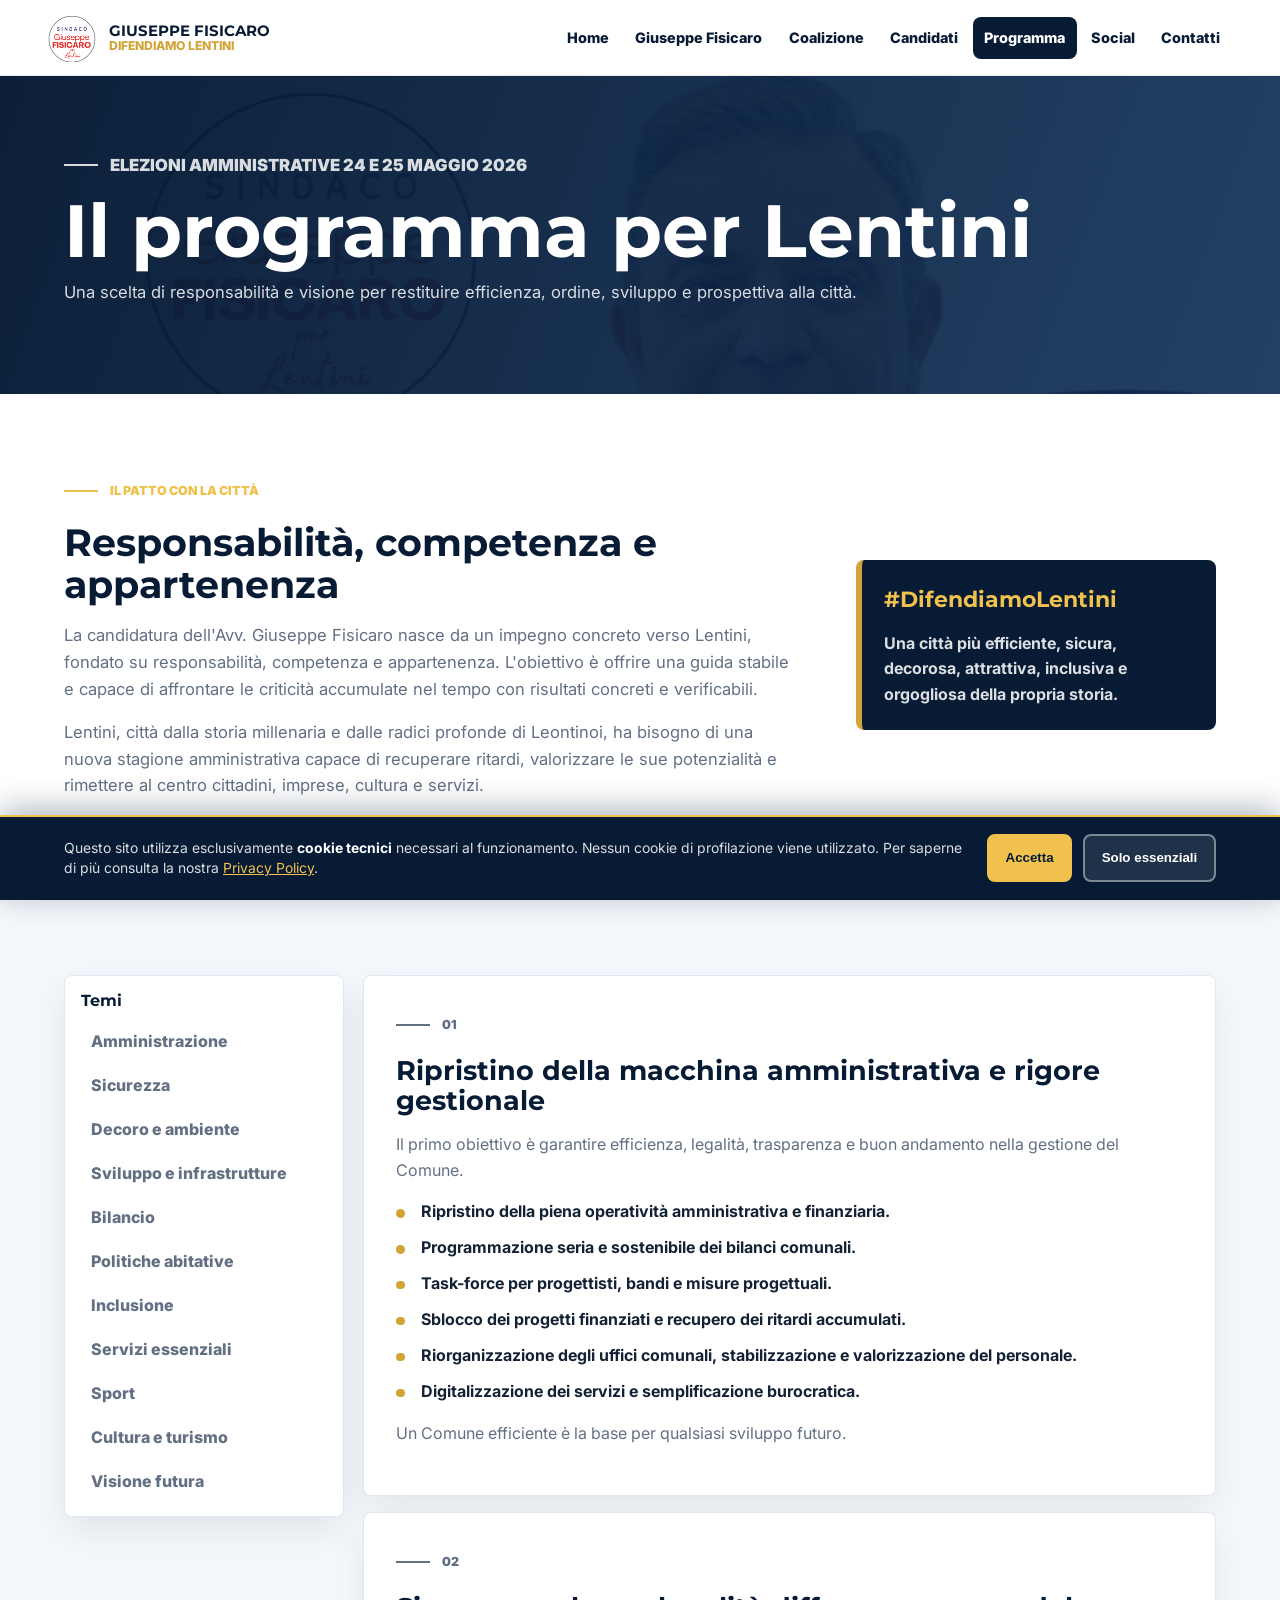
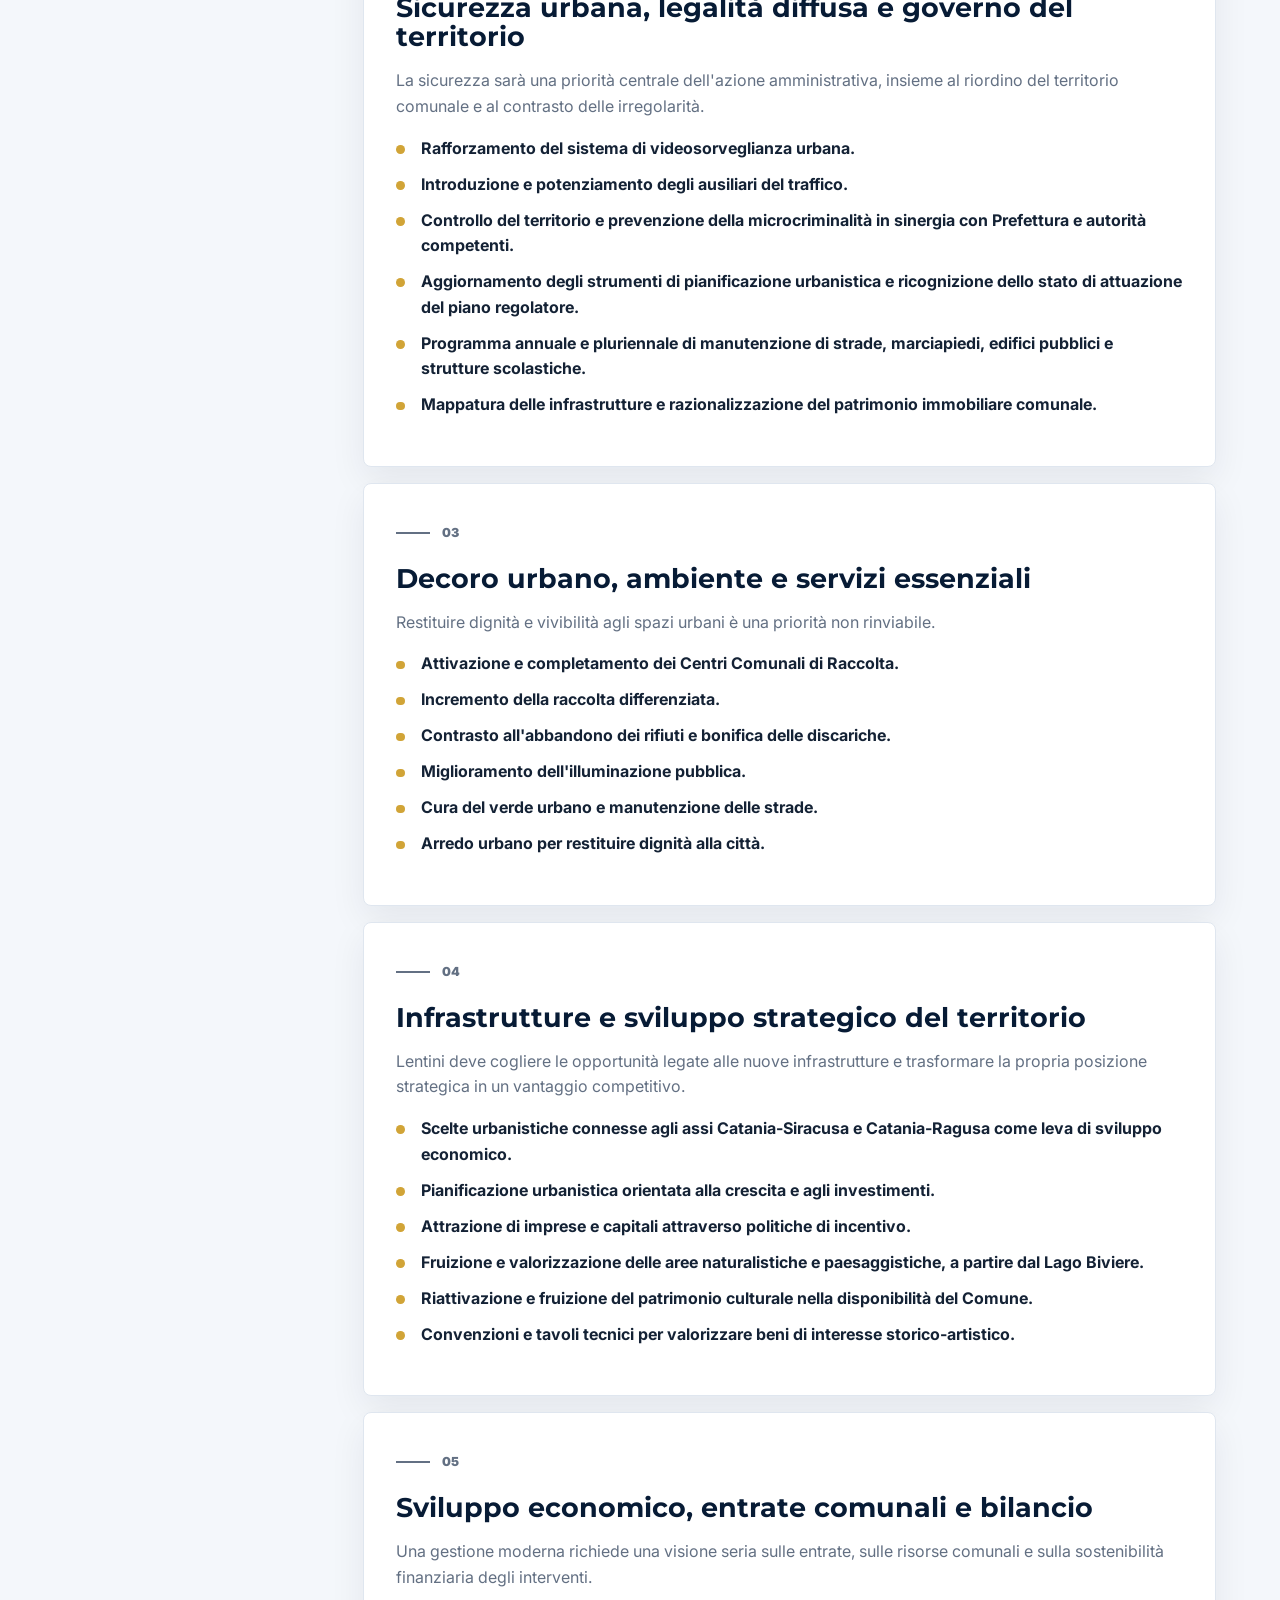
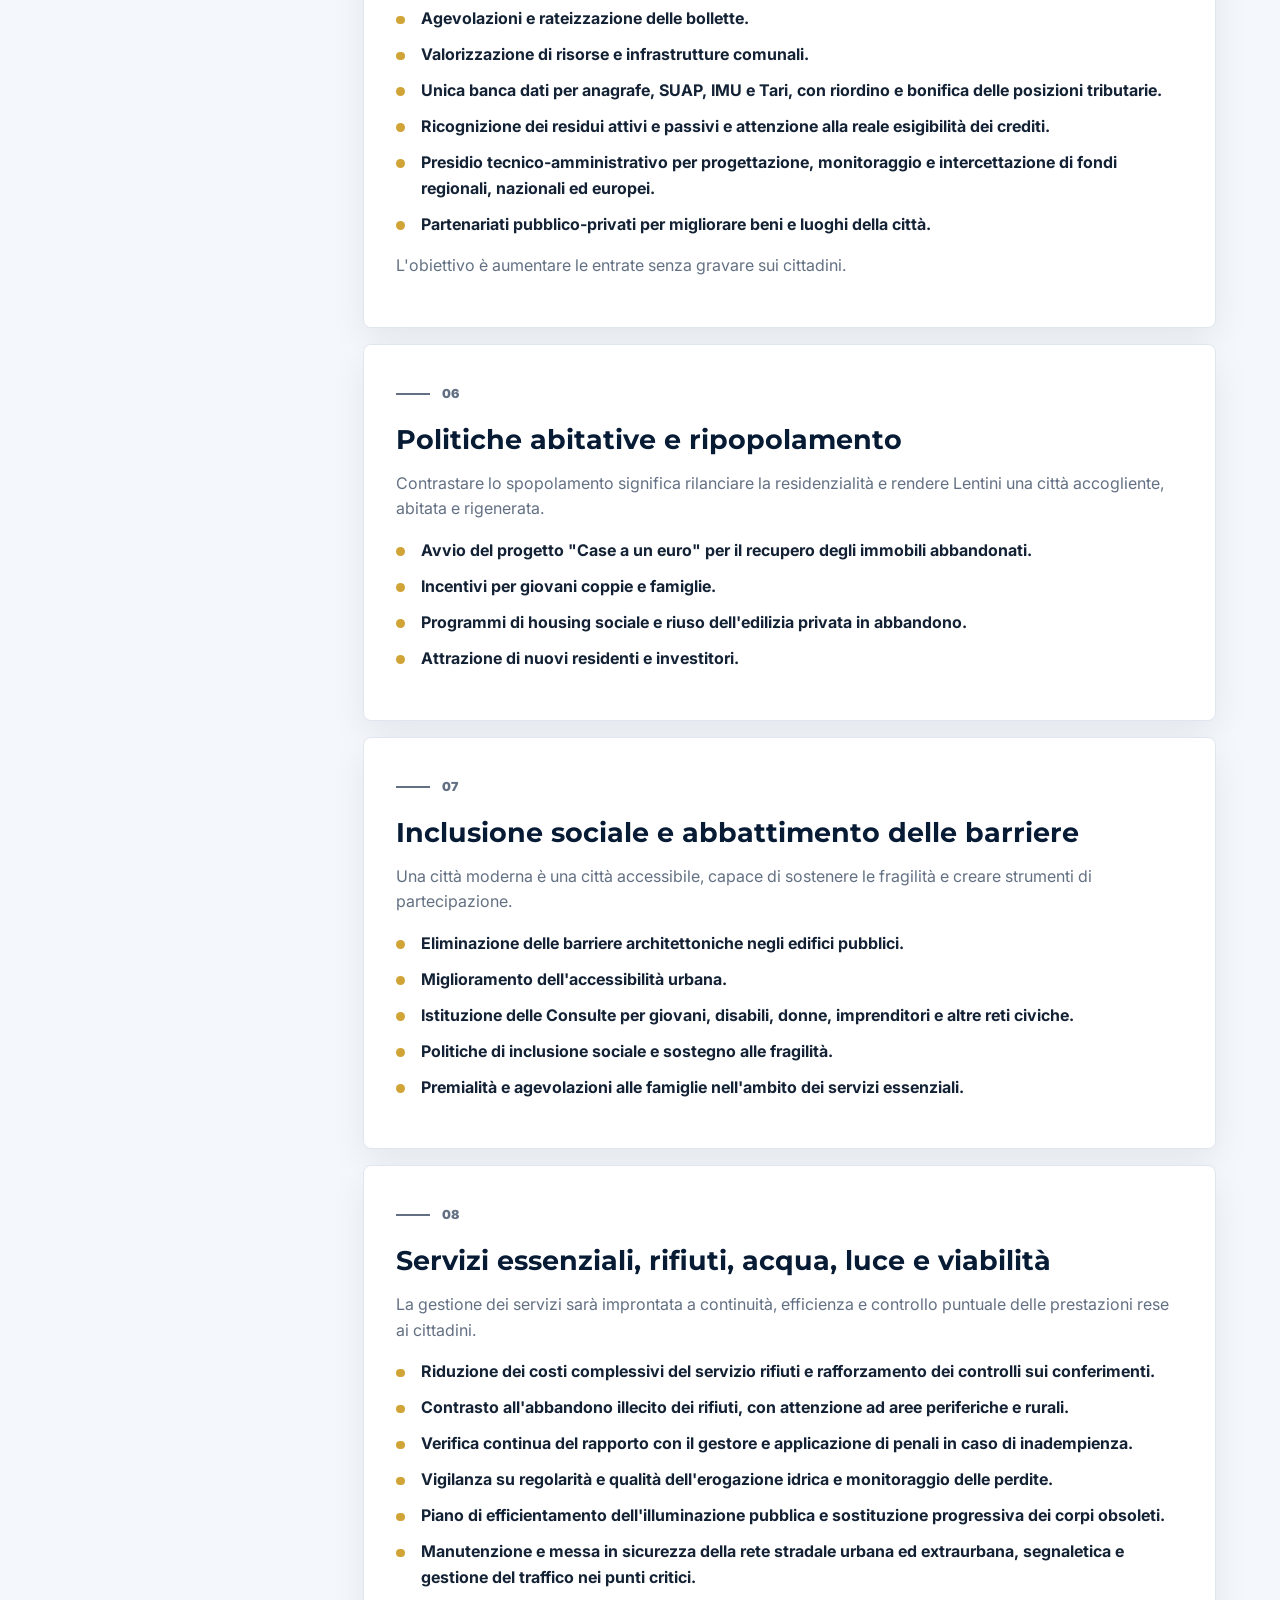
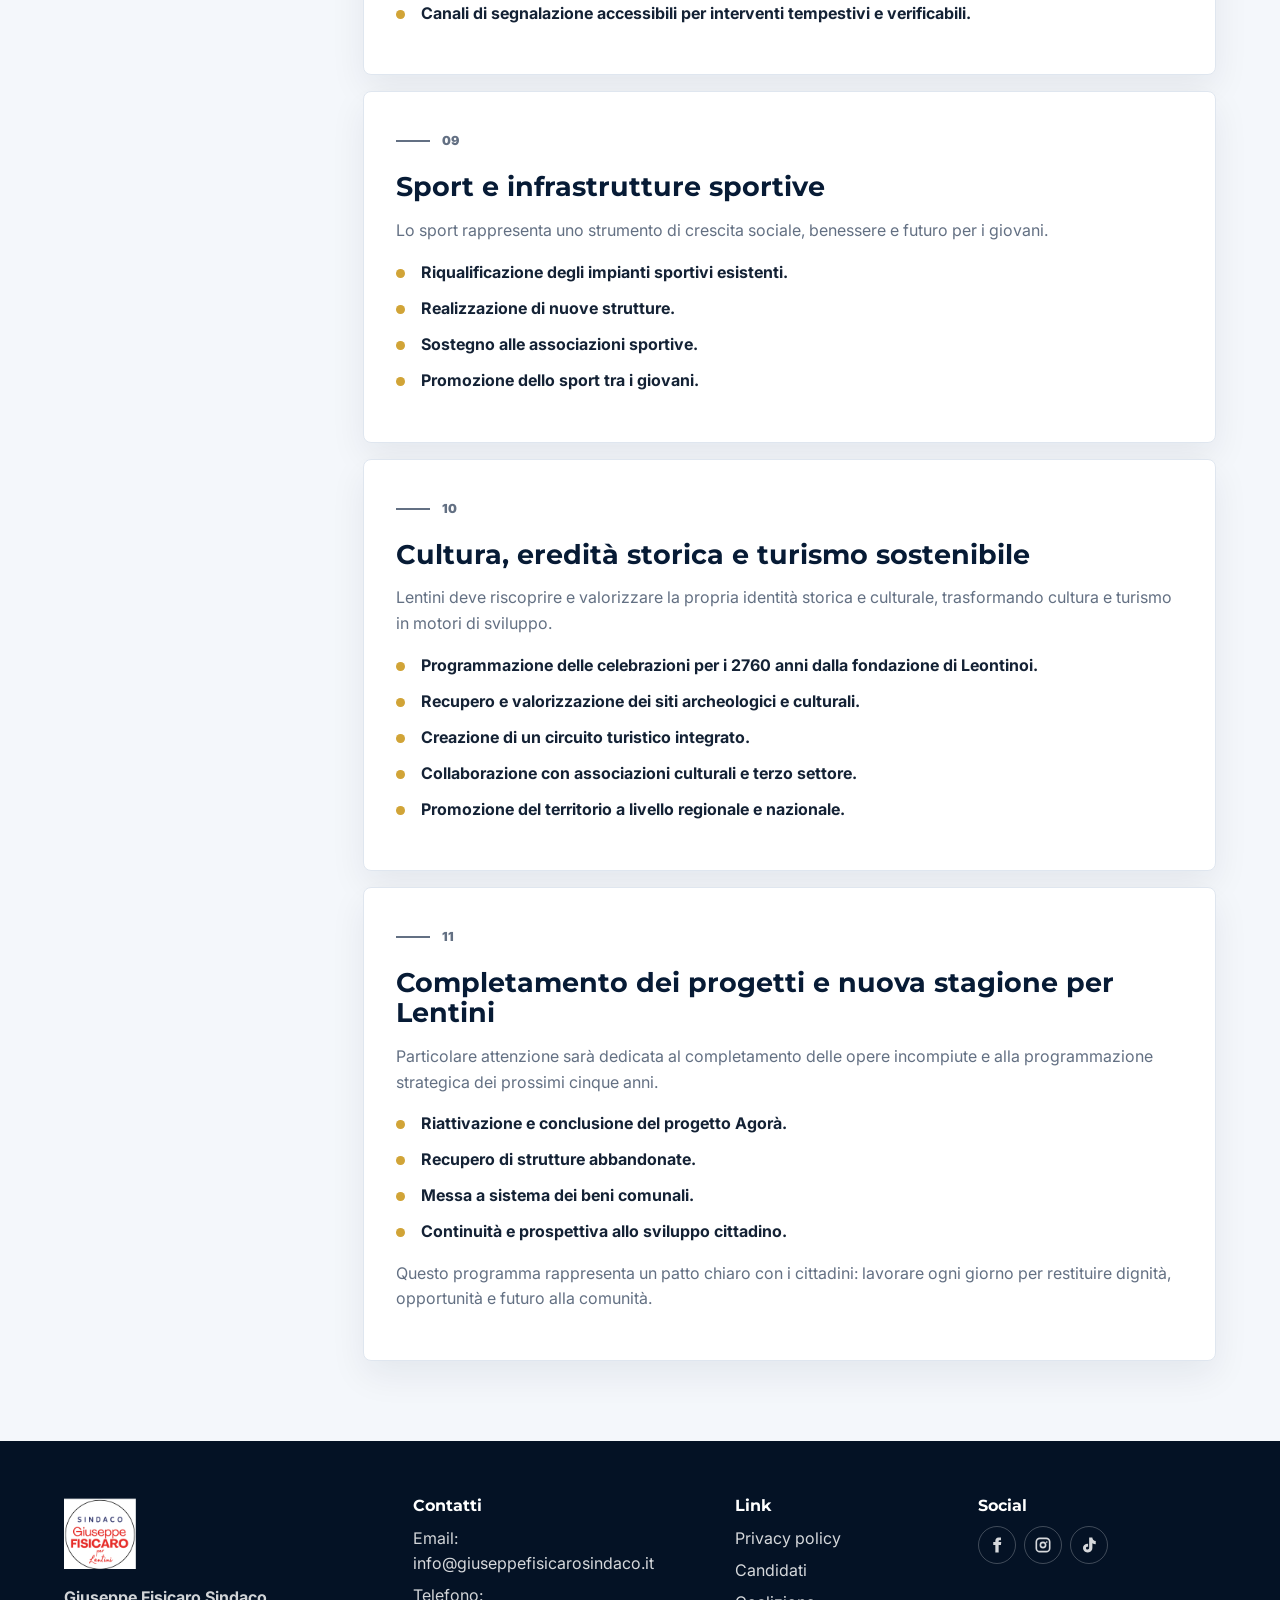
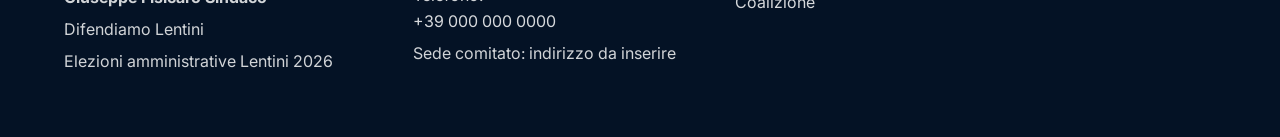
<file: programma.html>
<!doctype html>
<html lang="it">
  <head>
    <meta charset="utf-8">
    <meta name="viewport" content="width=device-width, initial-scale=1">
    <title>Programma elettorale | Giuseppe Fisicaro Sindaco</title>
    <meta name="description" content="Programma elettorale di Giuseppe Fisicaro candidato sindaco di Lentini per le elezioni amministrative 2026.">
    <meta name="theme-color" content="#071b35">
    <meta property="og:title" content="Programma elettorale | Giuseppe Fisicaro Sindaco">
    <meta property="og:description" content="Responsabilità, sviluppo, sicurezza, decoro, servizi e valorizzazione dell'identità di Lentini.">
    <meta property="og:type" content="website">
    <meta property="og:image" content="assets/img/social-fisicaro.png">
    <link rel="preconnect" href="https://fonts.googleapis.com">
    <link rel="preconnect" href="https://fonts.gstatic.com" crossorigin>
    <link href="https://fonts.googleapis.com/css2?family=Inter:wght@400;500;600;700;800&family=Montserrat:wght@700;800;900&display=swap" rel="stylesheet">
    <link rel="stylesheet" href="assets/css/styles.css?v=20260511-privacy">
  </head>
  <body>
    <header class="site-header" data-header>
      <a class="brand" href="index.html#home" aria-label="Giuseppe Fisicaro Sindaco">
        <img src="assets/img/logo-fisicaro.png" alt="Logo Giuseppe Fisicaro Sindaco">
        <span>
          <strong>Giuseppe Fisicaro</strong>
          <small>Difendiamo Lentini</small>
        </span>
      </a>

      <button class="nav-toggle" type="button" data-nav-toggle aria-label="Apri menu" aria-expanded="false">
        <span></span>
        <span></span>
        <span></span>
      </button>

      <nav class="main-nav" data-nav aria-label="Navigazione principale">
        <a href="index.html#home">Home</a>
        <a href="index.html#giuseppe-fisicaro">Giuseppe Fisicaro</a>
        <a href="index.html#coalizione">Coalizione</a>
        <a href="candidati.html">Candidati</a>
        <a class="is-active" href="programma.html">Programma</a>
        <a href="index.html#social">Social</a>
        <a href="#contatti">Contatti</a>
      </nav>
    </header>

    <main>
      <section class="page-hero program-hero">
        <p class="eyebrow">Elezioni amministrative 24 e 25 maggio 2026</p>
        <h1>Il programma per Lentini</h1>
        <p>Una scelta di responsabilità e visione per restituire efficienza, ordine, sviluppo e prospettiva alla città.</p>
      </section>

      <section class="section program-intro reveal">
        <div class="program-intro-grid">
          <div>
            <p class="section-label">Il patto con la città</p>
            <h2>Responsabilità, competenza e appartenenza</h2>
            <p>La candidatura dell'Avv. Giuseppe Fisicaro nasce da un impegno concreto verso Lentini, fondato su responsabilità, competenza e appartenenza. L'obiettivo è offrire una guida stabile e capace di affrontare le criticità accumulate nel tempo con risultati concreti e verificabili.</p>
            <p>Lentini, città dalla storia millenaria e dalle radici profonde di Leontinoi, ha bisogno di una nuova stagione amministrativa capace di recuperare ritardi, valorizzare le sue potenzialità e rimettere al centro cittadini, imprese, cultura e servizi.</p>
          </div>
          <aside class="program-summary">
            <strong>#DifendiamoLentini</strong>
            <span>Una città più efficiente, sicura, decorosa, attrattiva, inclusiva e orgogliosa della propria storia.</span>
          </aside>
        </div>
      </section>

      <section class="section program-detail-section">
        <div class="program-layout">
          <aside class="program-toc" aria-label="Indice programma">
            <h2>Temi</h2>
            <a href="#amministrazione">Amministrazione</a>
            <a href="#sicurezza">Sicurezza</a>
            <a href="#decoro">Decoro e ambiente</a>
            <a href="#sviluppo">Sviluppo e infrastrutture</a>
            <a href="#bilancio">Bilancio</a>
            <a href="#abitare">Politiche abitative</a>
            <a href="#inclusione">Inclusione</a>
            <a href="#servizi">Servizi essenziali</a>
            <a href="#sport">Sport</a>
            <a href="#cultura">Cultura e turismo</a>
            <a href="#futuro">Visione futura</a>
          </aside>

          <div class="program-detail">
            <article class="program-article reveal" id="amministrazione">
              <p class="section-label">01</p>
              <h2>Ripristino della macchina amministrativa e rigore gestionale</h2>
              <p>Il primo obiettivo è garantire efficienza, legalità, trasparenza e buon andamento nella gestione del Comune.</p>
              <ul>
                <li>Ripristino della piena operatività amministrativa e finanziaria.</li>
                <li>Programmazione seria e sostenibile dei bilanci comunali.</li>
                <li>Task-force per progettisti, bandi e misure progettuali.</li>
                <li>Sblocco dei progetti finanziati e recupero dei ritardi accumulati.</li>
                <li>Riorganizzazione degli uffici comunali, stabilizzazione e valorizzazione del personale.</li>
                <li>Digitalizzazione dei servizi e semplificazione burocratica.</li>
              </ul>
              <p>Un Comune efficiente è la base per qualsiasi sviluppo futuro.</p>
            </article>

            <article class="program-article reveal" id="sicurezza">
              <p class="section-label">02</p>
              <h2>Sicurezza urbana, legalità diffusa e governo del territorio</h2>
              <p>La sicurezza sarà una priorità centrale dell'azione amministrativa, insieme al riordino del territorio comunale e al contrasto delle irregolarità.</p>
              <ul>
                <li>Rafforzamento del sistema di videosorveglianza urbana.</li>
                <li>Introduzione e potenziamento degli ausiliari del traffico.</li>
                <li>Controllo del territorio e prevenzione della microcriminalità in sinergia con Prefettura e autorità competenti.</li>
                <li>Aggiornamento degli strumenti di pianificazione urbanistica e ricognizione dello stato di attuazione del piano regolatore.</li>
                <li>Programma annuale e pluriennale di manutenzione di strade, marciapiedi, edifici pubblici e strutture scolastiche.</li>
                <li>Mappatura delle infrastrutture e razionalizzazione del patrimonio immobiliare comunale.</li>
              </ul>
            </article>

            <article class="program-article reveal" id="decoro">
              <p class="section-label">03</p>
              <h2>Decoro urbano, ambiente e servizi essenziali</h2>
              <p>Restituire dignità e vivibilità agli spazi urbani è una priorità non rinviabile.</p>
              <ul>
                <li>Attivazione e completamento dei Centri Comunali di Raccolta.</li>
                <li>Incremento della raccolta differenziata.</li>
                <li>Contrasto all'abbandono dei rifiuti e bonifica delle discariche.</li>
                <li>Miglioramento dell'illuminazione pubblica.</li>
                <li>Cura del verde urbano e manutenzione delle strade.</li>
                <li>Arredo urbano per restituire dignità alla città.</li>
              </ul>
            </article>

            <article class="program-article reveal" id="sviluppo">
              <p class="section-label">04</p>
              <h2>Infrastrutture e sviluppo strategico del territorio</h2>
              <p>Lentini deve cogliere le opportunità legate alle nuove infrastrutture e trasformare la propria posizione strategica in un vantaggio competitivo.</p>
              <ul>
                <li>Scelte urbanistiche connesse agli assi Catania-Siracusa e Catania-Ragusa come leva di sviluppo economico.</li>
                <li>Pianificazione urbanistica orientata alla crescita e agli investimenti.</li>
                <li>Attrazione di imprese e capitali attraverso politiche di incentivo.</li>
                <li>Fruizione e valorizzazione delle aree naturalistiche e paesaggistiche, a partire dal Lago Biviere.</li>
                <li>Riattivazione e fruizione del patrimonio culturale nella disponibilità del Comune.</li>
                <li>Convenzioni e tavoli tecnici per valorizzare beni di interesse storico-artistico.</li>
              </ul>
            </article>

            <article class="program-article reveal" id="bilancio">
              <p class="section-label">05</p>
              <h2>Sviluppo economico, entrate comunali e bilancio</h2>
              <p>Una gestione moderna richiede una visione seria sulle entrate, sulle risorse comunali e sulla sostenibilità finanziaria degli interventi.</p>
              <ul>
                <li>Agevolazioni e rateizzazione delle bollette.</li>
                <li>Valorizzazione di risorse e infrastrutture comunali.</li>
                <li>Unica banca dati per anagrafe, SUAP, IMU e Tari, con riordino e bonifica delle posizioni tributarie.</li>
                <li>Ricognizione dei residui attivi e passivi e attenzione alla reale esigibilità dei crediti.</li>
                <li>Presidio tecnico-amministrativo per progettazione, monitoraggio e intercettazione di fondi regionali, nazionali ed europei.</li>
                <li>Partenariati pubblico-privati per migliorare beni e luoghi della città.</li>
              </ul>
              <p>L'obiettivo è aumentare le entrate senza gravare sui cittadini.</p>
            </article>

            <article class="program-article reveal" id="abitare">
              <p class="section-label">06</p>
              <h2>Politiche abitative e ripopolamento</h2>
              <p>Contrastare lo spopolamento significa rilanciare la residenzialità e rendere Lentini una città accogliente, abitata e rigenerata.</p>
              <ul>
                <li>Avvio del progetto "Case a un euro" per il recupero degli immobili abbandonati.</li>
                <li>Incentivi per giovani coppie e famiglie.</li>
                <li>Programmi di housing sociale e riuso dell'edilizia privata in abbandono.</li>
                <li>Attrazione di nuovi residenti e investitori.</li>
              </ul>
            </article>

            <article class="program-article reveal" id="inclusione">
              <p class="section-label">07</p>
              <h2>Inclusione sociale e abbattimento delle barriere</h2>
              <p>Una città moderna è una città accessibile, capace di sostenere le fragilità e creare strumenti di partecipazione.</p>
              <ul>
                <li>Eliminazione delle barriere architettoniche negli edifici pubblici.</li>
                <li>Miglioramento dell'accessibilità urbana.</li>
                <li>Istituzione delle Consulte per giovani, disabili, donne, imprenditori e altre reti civiche.</li>
                <li>Politiche di inclusione sociale e sostegno alle fragilità.</li>
                <li>Premialità e agevolazioni alle famiglie nell'ambito dei servizi essenziali.</li>
              </ul>
            </article>

            <article class="program-article reveal" id="servizi">
              <p class="section-label">08</p>
              <h2>Servizi essenziali, rifiuti, acqua, luce e viabilità</h2>
              <p>La gestione dei servizi sarà improntata a continuità, efficienza e controllo puntuale delle prestazioni rese ai cittadini.</p>
              <ul>
                <li>Riduzione dei costi complessivi del servizio rifiuti e rafforzamento dei controlli sui conferimenti.</li>
                <li>Contrasto all'abbandono illecito dei rifiuti, con attenzione ad aree periferiche e rurali.</li>
                <li>Verifica continua del rapporto con il gestore e applicazione di penali in caso di inadempienza.</li>
                <li>Vigilanza su regolarità e qualità dell'erogazione idrica e monitoraggio delle perdite.</li>
                <li>Piano di efficientamento dell'illuminazione pubblica e sostituzione progressiva dei corpi obsoleti.</li>
                <li>Manutenzione e messa in sicurezza della rete stradale urbana ed extraurbana, segnaletica e gestione del traffico nei punti critici.</li>
                <li>Canali di segnalazione accessibili per interventi tempestivi e verificabili.</li>
              </ul>
            </article>

            <article class="program-article reveal" id="sport">
              <p class="section-label">09</p>
              <h2>Sport e infrastrutture sportive</h2>
              <p>Lo sport rappresenta uno strumento di crescita sociale, benessere e futuro per i giovani.</p>
              <ul>
                <li>Riqualificazione degli impianti sportivi esistenti.</li>
                <li>Realizzazione di nuove strutture.</li>
                <li>Sostegno alle associazioni sportive.</li>
                <li>Promozione dello sport tra i giovani.</li>
              </ul>
            </article>

            <article class="program-article reveal" id="cultura">
              <p class="section-label">10</p>
              <h2>Cultura, eredità storica e turismo sostenibile</h2>
              <p>Lentini deve riscoprire e valorizzare la propria identità storica e culturale, trasformando cultura e turismo in motori di sviluppo.</p>
              <ul>
                <li>Programmazione delle celebrazioni per i 2760 anni dalla fondazione di Leontinoi.</li>
                <li>Recupero e valorizzazione dei siti archeologici e culturali.</li>
                <li>Creazione di un circuito turistico integrato.</li>
                <li>Collaborazione con associazioni culturali e terzo settore.</li>
                <li>Promozione del territorio a livello regionale e nazionale.</li>
              </ul>
            </article>

            <article class="program-article reveal" id="futuro">
              <p class="section-label">11</p>
              <h2>Completamento dei progetti e nuova stagione per Lentini</h2>
              <p>Particolare attenzione sarà dedicata al completamento delle opere incompiute e alla programmazione strategica dei prossimi cinque anni.</p>
              <ul>
                <li>Riattivazione e conclusione del progetto Agorà.</li>
                <li>Recupero di strutture abbandonate.</li>
                <li>Messa a sistema dei beni comunali.</li>
                <li>Continuità e prospettiva allo sviluppo cittadino.</li>
              </ul>
              <p>Questo programma rappresenta un patto chiaro con i cittadini: lavorare ogni giorno per restituire dignità, opportunità e futuro alla comunità.</p>
            </article>
          </div>
        </div>
      </section>
    </main>

    <footer class="site-footer" id="contatti">
      <div>
        <img src="assets/img/logo-fisicaro.png" alt="Logo Giuseppe Fisicaro Sindaco">
        <p><strong>Giuseppe Fisicaro Sindaco</strong></p>
        <p>Difendiamo Lentini</p>
        <p>Elezioni amministrative Lentini 2026</p>
      </div>
      <div>
        <h2>Contatti</h2>
        <p>Email: <a href="mailto:info@giuseppefisicarosindaco.it">info@giuseppefisicarosindaco.it</a></p>
        <p>Telefono: <a href="tel:+390000000000">+39 000 000 0000</a></p>
        <p>Sede comitato: indirizzo da inserire</p>
      </div>
      <div>
        <h2>Link</h2>
        <a href="privacy.html">Privacy policy</a>
        <a href="candidati.html">Candidati</a>
        <a href="index.html#coalizione">Coalizione</a>
      </div>
      <div>
        <h2>Social</h2>
        <div class="footer-social" data-footer-social></div>
      </div>
    </footer>

    <script src="assets/js/main.js?v=20260514-fdi" defer></script>
  </body>
</html>
</file>
<file: assets/css/styles.css>
:root {
  --navy: #071b35;
  --navy-2: #0b2c54;
  --blue: #0b4f8a;
  --gold: #d1a437;
  --gold-2: #f1c14e;
  --red: #c8262e;
  --ink: #142235;
  --muted: #637083;
  --line: #dfe6ef;
  --soft: #f4f7fb;
  --white: #ffffff;
  --shadow: 0 22px 60px rgba(7, 27, 53, 0.14);
  --radius: 8px;
  --container: 1180px;
}

* {
  box-sizing: border-box;
}

html {
  scroll-behavior: smooth;
}

body {
  margin: 0;
  color: var(--ink);
  font-family: "Inter", system-ui, -apple-system, BlinkMacSystemFont, "Segoe UI", sans-serif;
  background: var(--white);
  line-height: 1.6;
}

body.is-nav-open {
  overflow: hidden;
}

img {
  display: block;
  max-width: 100%;
}

a {
  color: inherit;
  text-decoration: none;
}

p,
h1,
h2,
h3 {
  margin-top: 0;
}

h1,
h2,
h3,
.brand strong {
  font-family: "Montserrat", "Inter", system-ui, sans-serif;
}

h1 {
  font-size: clamp(2.6rem, 6vw, 4.6rem);
  line-height: 0.95;
  margin-bottom: 1.1rem;
}

h2 {
  font-size: clamp(1.75rem, 3vw, 2.5rem);
  line-height: 1.1;
  margin-bottom: 1rem;
  color: var(--navy);
}

h3 {
  font-size: 1.1rem;
  line-height: 1.25;
  margin-bottom: 0.45rem;
  color: var(--navy);
}

.site-header {
  position: sticky;
  top: 0;
  z-index: 100;
  display: flex;
  align-items: center;
  justify-content: space-between;
  gap: 1rem;
  min-height: 76px;
  padding: 0.75rem clamp(1rem, 4vw, 3rem);
  background: rgba(255, 255, 255, 0.94);
  border-bottom: 1px solid rgba(7, 27, 53, 0.08);
  backdrop-filter: blur(18px);
}

.brand {
  display: inline-flex;
  align-items: center;
  gap: 0.8rem;
  min-width: 0;
}

.brand img {
  width: 48px;
  height: 48px;
  object-fit: contain;
}

.brand span {
  display: grid;
  line-height: 1.1;
}

.brand strong {
  font-size: 0.92rem;
  text-transform: uppercase;
  color: var(--navy);
}

.brand small {
  font-size: 0.76rem;
  font-weight: 800;
  color: var(--gold);
  text-transform: uppercase;
}

.main-nav {
  display: flex;
  align-items: center;
  gap: 0.2rem;
}

.main-nav a {
  display: inline-flex;
  align-items: center;
  min-height: 42px;
  padding: 0 0.72rem;
  border-radius: var(--radius);
  color: var(--navy);
  font-size: 0.9rem;
  font-weight: 800;
}

.main-nav a:hover,
.main-nav a:focus-visible,
.main-nav a.is-active {
  color: var(--white);
  background: var(--navy);
  outline: none;
}

.nav-toggle {
  display: none;
  width: 44px;
  height: 44px;
  border: 1px solid var(--line);
  border-radius: var(--radius);
  background: var(--white);
  cursor: pointer;
}

.nav-toggle span {
  display: block;
  width: 20px;
  height: 2px;
  margin: 5px auto;
  background: var(--navy);
  transition: transform 180ms ease, opacity 180ms ease;
}

.sr-only {
  position: absolute;
  width: 1px;
  height: 1px;
  padding: 0;
  margin: -1px;
  overflow: hidden;
  clip: rect(0, 0, 0, 0);
  white-space: nowrap;
  border: 0;
}

.hero {
  position: relative;
  isolation: isolate;
  display: grid;
  grid-template-columns: minmax(0, 1fr) minmax(320px, 470px);
  align-items: center;
  gap: clamp(1rem, 4vw, 4rem);
  min-height: calc(100svh - 76px);
  overflow: hidden;
  padding: clamp(2.75rem, 5vw, 5rem) clamp(1rem, 5vw, 5rem) 0;
  background: var(--navy);
  color: var(--white);
}

.hero-bg {
  position: absolute;
  inset: 0;
  z-index: -2;
  background:
    linear-gradient(110deg, rgba(7, 27, 53, 0.98) 0%, rgba(7, 27, 53, 0.92) 46%, rgba(11, 79, 138, 0.62) 100%),
    url("../img/hero-fisicaro.jpg") center 22% / cover no-repeat;
}

.hero-bg::after {
  content: "";
  position: absolute;
  inset: auto 0 0;
  height: 34%;
  background: linear-gradient(0deg, rgba(7, 27, 53, 0.95), rgba(7, 27, 53, 0));
}

.hero-content {
  position: relative;
  z-index: 1;
  max-width: 640px;
  padding-bottom: clamp(2rem, 4vw, 4rem);
}

.hero h1 {
  max-width: 10ch;
  margin-bottom: 0.8rem;
  font-size: 4rem;
  line-height: 1;
}

.eyebrow,
.section-label {
  display: inline-flex;
  align-items: center;
  min-height: 30px;
  margin-bottom: 1rem;
  color: var(--gold-2);
  font-size: 0.78rem;
  font-weight: 900;
  text-transform: uppercase;
}

.eyebrow::before,
.section-label::before {
  content: "";
  width: 34px;
  height: 2px;
  margin-right: 0.75rem;
  background: currentColor;
}

.hero-kicker {
  margin-bottom: 0.85rem;
  color: var(--gold-2);
  font-family: "Montserrat", "Inter", system-ui, sans-serif;
  font-size: 1.45rem;
  font-weight: 900;
  text-transform: uppercase;
}

.hero-copy {
  max-width: 610px;
  margin-bottom: 1.4rem;
  color: rgba(255, 255, 255, 0.88);
  font-size: 1.02rem;
  font-weight: 600;
}

.hero-actions,
.preview-actions {
  display: flex;
  flex-wrap: wrap;
  gap: 0.85rem;
}

.section-actions {
  display: flex;
  justify-content: center;
  width: min(100%, var(--container));
  margin: 2rem auto 0;
}

.btn {
  display: inline-flex;
  align-items: center;
  justify-content: center;
  min-height: 48px;
  padding: 0 1.05rem;
  border: 2px solid transparent;
  border-radius: var(--radius);
  font-weight: 900;
  line-height: 1.1;
  transition: transform 160ms ease, background 160ms ease, color 160ms ease, border-color 160ms ease;
}

.btn:hover,
.btn:focus-visible {
  transform: translateY(-2px);
  outline: none;
}

.btn-primary {
  color: var(--navy);
  background: var(--gold-2);
  border-color: var(--gold-2);
}

.btn-primary:hover,
.btn-primary:focus-visible {
  background: var(--white);
  border-color: var(--white);
}

.btn-secondary {
  color: var(--white);
  background: rgba(255, 255, 255, 0.1);
  border-color: rgba(255, 255, 255, 0.42);
}

.btn-secondary:hover,
.btn-secondary:focus-visible {
  background: var(--white);
  color: var(--navy);
}

.hero-docs {
  display: flex;
  flex-wrap: wrap;
  gap: 0.6rem;
  margin-top: 0.75rem;
}

.hero-docs .btn-doc {
  display: inline-flex;
  align-items: center;
  gap: 0.45rem;
  padding: 0.45rem 0.9rem;
  border: 1px solid rgba(255, 255, 255, 0.35);
  border-radius: var(--radius);
  background: rgba(255, 255, 255, 0.08);
  color: rgba(255, 255, 255, 0.88);
  font-size: 0.82rem;
  font-weight: 600;
  transition: background 160ms ease, border-color 160ms ease, color 160ms ease;
}

.hero-docs .btn-doc:hover,
.hero-docs .btn-doc:focus-visible {
  background: rgba(255, 255, 255, 0.18);
  border-color: rgba(255, 255, 255, 0.6);
  color: var(--white);
  outline: none;
}

.hero-docs .btn-doc svg {
  width: 1rem;
  height: 1rem;
  flex-shrink: 0;
}

.hero-meta {
  display: inline-flex;
  flex-wrap: nowrap;
  align-items: center;
  gap: 0.35rem 0.75rem;
  max-width: 100%;
  min-height: 38px;
  margin-top: 1.35rem;
  padding: 0.42rem 0.8rem;
  border: 1px solid rgba(255, 255, 255, 0.26);
  border-radius: 999px;
  background: rgba(255, 255, 255, 0.08);
  color: rgba(255, 255, 255, 0.92);
  font-size: 0.88rem;
  font-weight: 900;
}

.hero-meta span,
.hero-meta strong {
  display: inline-flex;
  align-items: center;
  min-width: 0;
  line-height: 1.1;
}

.hero-meta strong {
  color: var(--gold-2);
}

.hero-portrait {
  align-self: end;
  justify-self: end;
  width: min(34vw, 470px);
  min-width: 320px;
  margin-right: clamp(-2rem, -2vw, -0.5rem);
}

.hero-portrait img {
  width: 100%;
  filter: drop-shadow(0 22px 60px rgba(0, 0, 0, 0.38));
}

.section {
  padding: 5rem clamp(1rem, 5vw, 5rem);
}

.section-grid,
.section-heading,
.coalition-grid,
.program-grid,
.candidates-grid,
.candidate-tools,
.vote-content,
.manifesto,
.social-links,
.data-panels,
.legal-text {
  width: min(100%, var(--container));
  margin-inline: auto;
}

.section-grid {
  display: grid;
  grid-template-columns: minmax(0, 1fr) minmax(300px, 430px);
  gap: clamp(2rem, 5vw, 5rem);
  align-items: center;
}

.section-copy p:not(.section-label),
.section-heading p,
.vote-content p,
.manifesto p,
.page-hero p,
.legal-text p {
  color: var(--muted);
  font-size: 1.04rem;
}

.portrait-card {
  margin: 0;
  overflow: hidden;
  border-radius: var(--radius);
  box-shadow: var(--shadow);
}

.portrait-card img {
  width: 100%;
  aspect-ratio: 4 / 5;
  object-fit: cover;
}

.vote-band {
  display: grid;
  grid-template-columns: minmax(0, 1fr) minmax(220px, 320px);
  gap: 2rem;
  align-items: center;
  padding: 4rem clamp(1rem, 5vw, 5rem);
  background: var(--navy);
}

.vote-content h2,
.vote-content p {
  color: var(--white);
}

.vote-content p {
  max-width: 760px;
  color: rgba(255, 255, 255, 0.84);
}

.date-panel {
  display: grid;
  justify-items: center;
  padding: 2rem;
  border: 1px solid rgba(255, 255, 255, 0.18);
  border-radius: var(--radius);
  color: var(--white);
  background: rgba(255, 255, 255, 0.08);
}

.date-panel strong {
  color: var(--gold-2);
  font-family: "Montserrat", "Inter", system-ui, sans-serif;
  font-size: 4rem;
  line-height: 0.9;
}

.date-panel span {
  margin-bottom: 0.75rem;
  font-weight: 900;
  text-transform: uppercase;
}

.section-heading {
  max-width: 820px;
  margin-bottom: 2rem;
  margin-left: auto;
  margin-right: auto;
  text-align: center;
}

.section-heading .section-label {
  justify-content: center;
}

.coalition-grid {
  display: grid;
  grid-template-columns: repeat(auto-fit, minmax(150px, 1fr));
  gap: 1rem;
}

.list-card {
  position: relative;
  display: grid;
  gap: 0.8rem;
  min-height: 210px;
  padding: 1rem;
  border: 1px solid var(--line);
  border-top: 4px solid var(--list-color, var(--gold));
  border-radius: var(--radius);
  background: var(--white);
  box-shadow: 0 14px 36px rgba(7, 27, 53, 0.08);
  transition: transform 180ms ease, border-color 180ms ease, box-shadow 180ms ease;
}

.list-card:hover,
.list-card:focus-visible {
  transform: translateY(-4px);
  border-color: var(--gold);
  box-shadow: var(--shadow);
  outline: none;
}

.list-logo {
  display: grid;
  place-items: center;
  min-height: 112px;
  padding: 0.55rem;
  border-radius: var(--radius);
  background: var(--soft);
}

.list-logo img {
  max-height: 112px;
  width: 100%;
  object-fit: contain;
}

.list-card h3 {
  margin-bottom: 0;
  font-size: 0.98rem;
}

.list-card p {
  margin: 0;
  color: var(--muted);
  font-size: 0.84rem;
}

.program-section {
  background: var(--soft);
}

.program-grid {
  display: grid;
  grid-template-columns: repeat(auto-fit, minmax(220px, 1fr));
  gap: 1rem;
}

.program-item {
  display: grid;
  grid-template-columns: auto minmax(0, 1fr);
  gap: 0.75rem;
  align-items: start;
  min-height: 132px;
  padding: 1rem;
  border: 1px solid rgba(7, 27, 53, 0.08);
  border-radius: var(--radius);
  background: var(--white);
}

.program-item span {
  display: grid;
  place-items: center;
  width: 30px;
  height: 30px;
  border-radius: 999px;
  color: var(--navy);
  background: var(--gold-2);
  font-weight: 900;
}

.program-item p {
  margin: 0;
  color: var(--ink);
  font-weight: 800;
  line-height: 1.35;
}

.manifesto {
  display: grid;
  grid-template-columns: minmax(260px, 0.72fr) minmax(0, 1fr);
  gap: 2rem;
  align-items: center;
  padding: 4rem clamp(1.25rem, 5vw, 4rem);
  border-left: 8px solid var(--gold);
  background: var(--navy);
  color: var(--white);
}

.manifesto h2,
.manifesto p {
  color: var(--white);
}

.manifesto p {
  margin-bottom: 0;
  color: rgba(255, 255, 255, 0.88);
  font-size: 1.25rem;
  font-weight: 700;
}

.candidates-preview {
  text-align: center;
}

.candidates-preview .section-heading {
  margin-bottom: 1.2rem;
}

.candidates-preview .preview-actions {
  justify-content: center;
}

.candidates-preview .btn-secondary {
  color: var(--navy);
  border-color: var(--navy);
  background: var(--white);
}

.candidates-preview .btn-secondary:hover {
  color: var(--white);
  background: var(--navy);
}

.social-section {
  padding: 5rem clamp(1rem, 5vw, 5rem);
  background: var(--soft);
}

.social-links {
  display: flex;
  flex-wrap: wrap;
  justify-content: center;
  gap: 1rem;
}

.social-card {
  display: grid;
  place-items: center;
  width: 74px;
  height: 74px;
  border: 1px solid rgba(7, 27, 53, 0.08);
  border-radius: 50%;
  color: var(--white);
  background: var(--navy);
  box-shadow: 0 14px 36px rgba(7, 27, 53, 0.12);
  transition: transform 180ms ease, background 180ms ease, color 180ms ease;
}

.social-card:hover,
.social-card:focus-visible {
  transform: translateY(-4px);
  background: var(--blue);
  outline: none;
}

.social-icon {
  display: grid;
  place-items: center;
  width: 34px;
  height: 34px;
}

.social-icon svg,
.footer-social svg {
  display: block;
  width: 100%;
  height: 100%;
  fill: currentColor;
}

.page-hero {
  padding: 4.5rem clamp(1rem, 5vw, 5rem);
  background: var(--navy);
  color: var(--white);
}

.page-hero.compact {
  padding-block: 3.2rem;
}

.page-hero h1 {
  max-width: var(--container);
  margin-inline: auto;
  margin-bottom: 0.8rem;
}

.page-hero .eyebrow,
.page-hero p {
  width: min(100%, var(--container));
  margin-left: auto;
  margin-right: auto;
}

.page-hero p {
  max-width: var(--container);
  color: rgba(255, 255, 255, 0.84);
}

.page-hero a {
  color: var(--gold-2);
  font-weight: 900;
}

.program-hero {
  background:
    linear-gradient(110deg, rgba(7, 27, 53, 0.98), rgba(11, 44, 84, 0.9)),
    url("../img/hero-fisicaro.jpg") center 18% / cover no-repeat;
}

.program-intro {
  background: var(--white);
}

.program-intro-grid {
  display: grid;
  grid-template-columns: minmax(0, 1fr) minmax(260px, 360px);
  gap: clamp(2rem, 5vw, 4rem);
  align-items: center;
  width: min(100%, var(--container));
  margin-inline: auto;
}

.program-intro-grid p:not(.section-label) {
  color: var(--muted);
  font-size: 1.04rem;
}

.program-summary {
  display: grid;
  gap: 0.8rem;
  padding: 1.4rem;
  border-left: 6px solid var(--gold);
  border-radius: var(--radius);
  color: var(--white);
  background: var(--navy);
}

.program-summary strong {
  color: var(--gold-2);
  font-family: "Montserrat", "Inter", system-ui, sans-serif;
  font-size: 1.4rem;
}

.program-summary span {
  color: rgba(255, 255, 255, 0.86);
  font-weight: 700;
}

.program-detail-section {
  background: var(--soft);
}

.program-layout {
  display: grid;
  grid-template-columns: minmax(220px, 280px) minmax(0, 1fr);
  gap: 1.2rem;
  width: min(100%, var(--container));
  margin-inline: auto;
  align-items: start;
}

.program-toc {
  position: sticky;
  top: 96px;
  display: grid;
  gap: 0.45rem;
  padding: 1rem;
  border: 1px solid var(--line);
  border-radius: var(--radius);
  background: var(--white);
  box-shadow: 0 14px 36px rgba(7, 27, 53, 0.08);
}

.program-toc h2 {
  margin-bottom: 0.4rem;
  font-size: 1rem;
}

.program-toc a {
  display: block;
  padding: 0.55rem 0.65rem;
  border-radius: var(--radius);
  color: var(--muted);
  font-weight: 800;
  line-height: 1.2;
}

.program-toc a:hover,
.program-toc a:focus-visible {
  color: var(--white);
  background: var(--navy);
  outline: none;
}

.program-detail {
  display: grid;
  gap: 1rem;
}

.program-article {
  scroll-margin-top: 98px;
  padding: clamp(1.2rem, 3vw, 2rem);
  border: 1px solid var(--line);
  border-radius: var(--radius);
  background: var(--white);
  box-shadow: 0 14px 36px rgba(7, 27, 53, 0.07);
}

.program-article h2 {
  font-size: 1.7rem;
}

.program-article p {
  color: var(--muted);
}

.program-article ul {
  display: grid;
  gap: 0.65rem;
  margin: 1rem 0;
  padding: 0;
  list-style: none;
}

.program-article li {
  position: relative;
  padding-left: 1.55rem;
  color: var(--ink);
  font-weight: 700;
}

.program-article li::before {
  content: "";
  position: absolute;
  top: 0.58rem;
  left: 0;
  width: 0.55rem;
  height: 0.55rem;
  border-radius: 50%;
  background: var(--gold);
}

.candidate-tools {
  display: grid;
  grid-template-columns: minmax(0, 1fr) minmax(240px, 340px);
  gap: 1rem;
  align-items: end;
  margin-bottom: 1.4rem;
}

.filter-list {
  display: flex;
  flex-wrap: wrap;
  gap: 0.55rem;
}

.filter-list button {
  min-height: 40px;
  padding: 0 0.85rem;
  border: 1px solid var(--line);
  border-radius: 999px;
  color: var(--navy);
  background: var(--white);
  font: inherit;
  font-size: 0.88rem;
  font-weight: 900;
  cursor: pointer;
}

.filter-list button:hover,
.filter-list button:focus-visible,
.filter-list button.is-active {
  color: var(--white);
  background: var(--navy);
  border-color: var(--navy);
  outline: none;
}

.search-field {
  display: grid;
  gap: 0.35rem;
  color: var(--navy);
  font-weight: 900;
}

.search-field input {
  width: 100%;
  min-height: 46px;
  padding: 0 0.9rem;
  border: 1px solid var(--line);
  border-radius: var(--radius);
  color: var(--ink);
  font: inherit;
}

.search-field input:focus {
  border-color: var(--gold);
  outline: 3px solid rgba(209, 164, 55, 0.22);
}

.result-count {
  width: min(100%, var(--container));
  margin: 0 auto 1.2rem;
  color: var(--muted);
  font-weight: 800;
}

.candidates-grid {
  display: grid;
  grid-template-columns: repeat(auto-fit, minmax(240px, 1fr));
  gap: 1rem;
}

.candidate-card {
  display: grid;
  overflow: hidden;
  border: 1px solid var(--line);
  border-radius: var(--radius);
  background: var(--white);
  box-shadow: 0 14px 36px rgba(7, 27, 53, 0.08);
}

.candidate-card--name {
  grid-template-columns: auto minmax(0, 1fr);
  gap: 0.85rem;
  align-items: center;
  min-height: 116px;
  padding: 1rem;
  border-top: 4px solid var(--list-color, var(--gold));
}

.candidate-number {
  display: grid;
  place-items: center;
  width: 42px;
  height: 42px;
  border-radius: 50%;
  color: var(--navy);
  background: rgba(209, 164, 55, 0.24);
  font-family: "Montserrat", "Inter", system-ui, sans-serif;
  font-weight: 900;
}

.candidate-photo {
  position: relative;
  background: var(--soft);
}

.candidate-photo img {
  width: 100%;
  aspect-ratio: 4 / 4.2;
  object-fit: cover;
}

.candidate-body {
  display: grid;
  gap: 0.55rem;
  min-width: 0;
}

.candidate-card:not(.candidate-card--name) .candidate-body {
  padding: 1rem;
}

.candidate-list {
  display: inline-flex;
  width: fit-content;
  max-width: 100%;
  min-height: 28px;
  align-items: center;
  padding: 0 0.7rem;
  border-radius: 999px;
  color: var(--navy);
  background: rgba(209, 164, 55, 0.2);
  font-size: 0.78rem;
  font-weight: 900;
}

.candidate-card--name h3 {
  margin: 0;
  overflow-wrap: anywhere;
  font-size: 1rem;
  line-height: 1.28;
}

.candidate-body p {
  margin: 0;
  color: var(--muted);
  font-size: 0.94rem;
}

.candidate-docs {
  display: grid;
  grid-template-columns: 1fr 1fr;
  gap: 0.55rem;
  margin-top: 0.2rem;
}

.doc-btn {
  display: inline-flex;
  align-items: center;
  justify-content: center;
  min-height: 40px;
  padding: 0 0.5rem;
  border: 1px solid var(--navy);
  border-radius: var(--radius);
  color: var(--navy);
  font-size: 0.82rem;
  font-weight: 900;
  text-align: center;
}

.doc-btn:hover,
.doc-btn:focus-visible {
  color: var(--white);
  background: var(--navy);
  outline: none;
}

.doc-btn.is-disabled {
  color: var(--muted);
  border-color: var(--line);
  background: var(--soft);
  cursor: not-allowed;
}

.doc-link {
  display: inline-flex;
  align-items: center;
  justify-content: center;
  gap: 0.3rem;
  min-height: 36px;
  padding: 0 0.6rem;
  border-radius: var(--radius);
  font-size: 0.78rem;
  font-weight: 700;
  letter-spacing: 0.02em;
  text-decoration: none;
  transition: background 0.15s, color 0.15s;
  line-height: 1;
}

.doc-link svg {
  width: 14px;
  height: 14px;
  fill: currentColor;
  flex-shrink: 0;
}

.doc-link--cv {
  background: #e8f5e9;
  color: #2e7d32;
  border: 1px solid #a5d6a7;
}

.doc-link--cv:hover,
.doc-link--cv:focus-visible {
  background: #2e7d32;
  color: #fff;
  outline: none;
}

.doc-link--casellario {
  background: #e3f0fb;
  color: var(--navy);
  border: 1px solid #90caf9;
}

.doc-link--casellario:hover,
.doc-link--casellario:focus-visible {
  background: var(--navy);
  color: #fff;
  outline: none;
}

.doc-link--trasparenza {
  background: #fff3e0;
  color: #e65100;
  border: 1px solid #ffcc80;
}

.doc-link--trasparenza:hover,
.doc-link--trasparenza:focus-visible {
  background: #e65100;
  color: #fff;
  outline: none;
}

.site-footer {
  display: grid;
  grid-template-columns: 1.2fr 1.1fr 0.8fr 0.9fr;
  gap: 2rem;
  padding: 3.5rem clamp(1rem, 5vw, 5rem);
  color: rgba(255, 255, 255, 0.82);
  background: #041225;
}

.site-footer img {
  width: 72px;
  height: 72px;
  margin-bottom: 1rem;
  object-fit: contain;
}

.site-footer h2 {
  margin-bottom: 0.7rem;
  color: var(--white);
  font-size: 1rem;
}

.site-footer p {
  margin-bottom: 0.4rem;
}

.site-footer a {
  display: block;
  width: fit-content;
  margin-bottom: 0.4rem;
  color: rgba(255, 255, 255, 0.84);
}

.site-footer a:hover,
.site-footer a:focus-visible {
  color: var(--gold-2);
  outline: none;
}

.footer-social {
  display: flex;
  flex-wrap: wrap;
  gap: 0.5rem;
}

.footer-social a {
  display: grid;
  place-items: center;
  width: 38px;
  height: 38px;
  border: 1px solid rgba(255, 255, 255, 0.24);
  border-radius: 50%;
  font-weight: 900;
}

.footer-social a svg {
  width: 18px;
  height: 18px;
}

.data-panels {
  display: grid;
  grid-template-columns: repeat(3, minmax(0, 1fr));
  gap: 1rem;
}

.data-panel {
  padding: 1.2rem;
  border: 1px solid var(--line);
  border-radius: var(--radius);
  background: var(--white);
  box-shadow: 0 14px 36px rgba(7, 27, 53, 0.08);
}

.data-panel ul {
  margin: 0;
  padding-left: 1.2rem;
  color: var(--muted);
}

.legal-text {
  max-width: 860px;
}

.reveal {
  transform: translateY(22px);
  opacity: 0;
  transition: transform 700ms ease, opacity 700ms ease;
}

.reveal.is-visible {
  transform: translateY(0);
  opacity: 1;
}

@media (max-width: 1120px) {
  .coalition-grid,
  .program-grid {
    grid-template-columns: repeat(3, minmax(0, 1fr));
  }

  .candidates-grid {
    grid-template-columns: repeat(2, minmax(0, 1fr));
  }

  .site-footer {
    grid-template-columns: repeat(2, minmax(0, 1fr));
  }
}

@media (max-width: 1040px) {
  .nav-toggle {
    display: block;
  }

  .main-nav {
    position: fixed;
    inset: 76px 0 auto 0;
    display: none;
    flex-direction: column;
    align-items: stretch;
    padding: 1rem;
    background: var(--white);
    border-bottom: 1px solid var(--line);
    box-shadow: var(--shadow);
  }

  .main-nav.is-simple {
    position: static;
    display: flex;
    flex-direction: row;
    padding: 0;
    border: 0;
    box-shadow: none;
  }

  .main-nav.is-open {
    display: flex;
  }

  .main-nav a {
    justify-content: center;
  }

  .nav-toggle[aria-expanded="true"] span:nth-child(1) {
    transform: translateY(7px) rotate(45deg);
  }

  .nav-toggle[aria-expanded="true"] span:nth-child(2) {
    opacity: 0;
  }

  .nav-toggle[aria-expanded="true"] span:nth-child(3) {
    transform: translateY(-7px) rotate(-45deg);
  }

  .section-grid,
  .program-intro-grid,
  .program-layout,
  .vote-band,
  .manifesto,
  .candidate-tools,
  .site-footer,
  .data-panels {
    grid-template-columns: 1fr;
  }

  .section-heading {
    text-align: left;
  }

  .section-heading .section-label {
    justify-content: flex-start;
  }

  .social-links {
    justify-content: flex-start;
  }

  .program-toc {
    position: static;
  }
}

@media (max-width: 980px) {
  .hero {
    grid-template-columns: minmax(0, 1fr) minmax(245px, 340px);
    min-height: auto;
    gap: 1.5rem;
    padding-top: 3rem;
  }

  .hero h1 {
    font-size: 3.15rem;
  }

  .hero-kicker {
    font-size: 1.18rem;
  }

  .hero-copy {
    max-width: 560px;
    font-size: 0.98rem;
  }

  .hero-portrait {
    width: min(34vw, 340px);
    min-width: 245px;
    margin-right: -1rem;
  }
}

@media (max-width: 920px) {
  .program-grid {
    grid-template-columns: repeat(2, minmax(0, 1fr));
  }
}

@media (max-width: 760px) {
  .hero {
    display: block;
    min-height: auto;
    padding: 2.35rem 1rem 0;
    background: var(--navy);
  }

  .hero-bg {
    display: block;
  }

  .hero-content {
    max-width: none;
    padding-right: 0;
    padding-bottom: clamp(7.5rem, 34vw, 9.8rem);
  }

  .hero h1 {
    max-width: 9ch;
    margin-bottom: 0.65rem;
    font-size: 2.08rem;
  }

  .hero .eyebrow {
    min-height: 24px;
    margin-bottom: 0.7rem;
    font-size: 0.68rem;
  }

  .hero .eyebrow::before {
    width: 24px;
    margin-right: 0.55rem;
  }

  .hero-kicker {
    margin-bottom: 0.65rem;
    font-size: 0.98rem;
  }

  .hero-copy {
    margin-bottom: 1rem;
    font-size: 0.86rem;
    line-height: 1.42;
  }

  .hero-meta {
    max-width: calc(100vw - 2rem);
    margin-top: 1rem;
    padding: 0.38rem 0.62rem;
    gap: 0.25rem 0.42rem;
    font-size: 0.72rem;
    white-space: nowrap;
  }

  .hero-portrait {
    position: absolute;
    right: -0.35rem;
    top: auto;
    bottom: 0;
    z-index: 0;
    width: min(50vw, 190px);
    min-width: 150px;
    margin: 0;
    transform: none;
  }
}

@media (max-width: 680px) {
  h1 {
    font-size: 2.65rem;
  }

  h2 {
    font-size: 1.75rem;
  }

  .site-header {
    min-height: 70px;
    padding-inline: 0.9rem;
  }

  .brand img {
    width: 42px;
    height: 42px;
  }

  .brand strong {
    font-size: 0.78rem;
  }

  .brand small {
    font-size: 0.68rem;
  }

  .main-nav {
    inset: 70px 0 auto 0;
  }

  .hero {
    padding-inline: 1rem;
  }

  .hero h1 {
    font-size: 2.02rem;
  }

  .hero-kicker {
    font-size: 0.92rem;
  }

  .hero-actions,
  .preview-actions {
    display: grid;
  }

  .hero-actions .btn,
  .preview-actions .btn {
    width: 100%;
  }

  .coalition-grid,
  .program-grid,
  .candidates-grid {
    grid-template-columns: 1fr;
  }

  .candidate-card--name {
    min-height: 96px;
  }

  .social-links {
    justify-content: center;
  }

  .social-card {
    width: 64px;
    height: 64px;
  }

  .social-icon {
    width: 30px;
    height: 30px;
  }

  .section,
  .social-section {
    padding-block: 3.5rem;
  }

  .candidate-docs {
    grid-template-columns: 1fr;
  }
}

/* ==================== Cookie Banner ==================== */
.cookie-banner {
  position: fixed;
  bottom: 0;
  left: 0;
  right: 0;
  z-index: 9999;
  background: var(--navy);
  border-top: 2px solid var(--gold-2);
  color: var(--white);
  padding: 1.1rem clamp(1rem, 5vw, 5rem);
  box-shadow: 0 -6px 32px rgba(7, 27, 53, 0.32);
}

.cookie-banner-inner {
  display: flex;
  align-items: center;
  justify-content: space-between;
  gap: 1.25rem;
  max-width: var(--container);
  margin-inline: auto;
  flex-wrap: wrap;
}

.cookie-banner p {
  flex: 1;
  min-width: 220px;
  margin: 0;
  font-size: 0.87rem;
  line-height: 1.5;
  color: rgba(255, 255, 255, 0.85);
}

.cookie-banner p strong {
  color: var(--white);
}

.cookie-banner p a {
  color: var(--gold-2);
  text-decoration: underline;
}

.cookie-banner-actions {
  display: flex;
  gap: 0.65rem;
  flex-shrink: 0;
}

@media (max-width: 580px) {
  .cookie-banner-inner {
    flex-direction: column;
    align-items: stretch;
  }

  .cookie-banner-actions {
    width: 100%;
  }

  .cookie-banner-actions .btn {
    flex: 1;
  }
}

/* ==================== Legal / Privacy ==================== */
.legal-text h2 {
  margin-top: 2.5rem;
  margin-bottom: 0.5rem;
  font-size: 1.2rem;
  color: var(--ink);
}

.legal-text h3 {
  margin-top: 1.5rem;
  margin-bottom: 0.35rem;
  font-size: 1rem;
  color: var(--ink);
}

.legal-text ul,
.legal-text ol {
  padding-left: 1.4rem;
  color: var(--muted);
  font-size: 1.04rem;
  line-height: 1.7;
}

.legal-text ul li,
.legal-text ol li {
  margin-bottom: 0.35rem;
}

.legal-text a {
  color: var(--blue);
  text-decoration: underline;
  word-break: break-all;
}

.legal-meta {
  margin-top: 3rem;
  padding-top: 1.25rem;
  border-top: 1px solid var(--line);
  font-size: 0.88rem;
  color: var(--muted);
}

@media (prefers-reduced-motion: reduce) {
  html {
    scroll-behavior: auto;
  }

  *,
  *::before,
  *::after {
    transition-duration: 0.01ms !important;
    animation-duration: 0.01ms !important;
    animation-iteration-count: 1 !important;
  }

  .reveal {
    transform: none;
    opacity: 1;
  }
}
</file>
